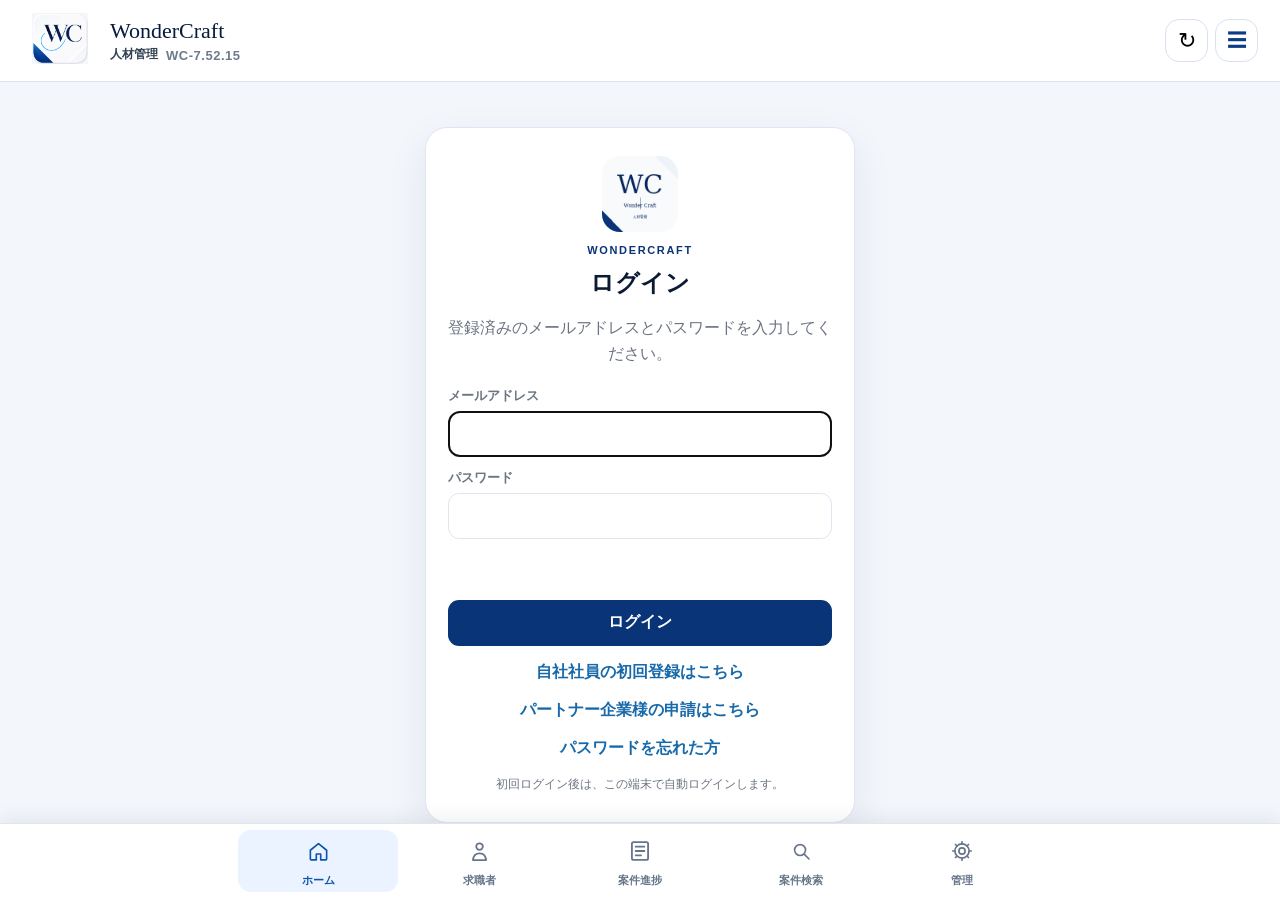
<file: index.html>
<!doctype html>
<html lang="ja">
<head>
  <meta charset="utf-8">
  <meta name="viewport" content="width=device-width, initial-scale=1, viewport-fit=cover">
  <meta name="theme-color" content="#0A3478">
  <meta name="apple-mobile-web-app-capable" content="yes">
  <meta name="apple-mobile-web-app-status-bar-style" content="default">
  <meta name="apple-mobile-web-app-title" content="WonderCraft">
  <title>WonderCraft 人材管理</title>
  <link rel="manifest" href="./manifest.json">
  <link rel="icon" href="./assets/icon-192.png">
  <link rel="apple-touch-icon" href="./assets/icon-192.png">
  <style>
:root{--navy:#0A3478;--blue:#1769AA;--bg:#F4F7FB;--card:#fff;--text:#17202A;--muted:#6B7480;--border:#DFE6EE;--danger:#B42318;--soft:#EAF2FB}
*{box-sizing:border-box}html,body{margin:0;min-height:100%;background:var(--bg);color:var(--text);font-family:-apple-system,BlinkMacSystemFont,"Segoe UI","Noto Sans JP",sans-serif}body{padding-bottom:82px}button,input,select,textarea{font:inherit}button{cursor:pointer}[hidden]{display:none!important}
.splash{position:fixed;inset:0;z-index:9999;display:grid;place-content:center;justify-items:center;background:linear-gradient(145deg,#fff,#eaf1f9);transition:.4s}.splash.hide{opacity:0;visibility:hidden}.splash img{width:145px;border-radius:30px;box-shadow:0 16px 42px #0a34782a}.splash h1{font-family:Georgia,serif;color:#08275e;letter-spacing:.08em;margin:18px 0 5px}.splash p{color:#41618c;margin:0}
.topbar{position:sticky;top:0;z-index:20;display:flex;justify-content:space-between;align-items:center;padding:calc(10px + env(safe-area-inset-top)) 14px 10px;background:#fffffff2;border-bottom:1px solid var(--border);backdrop-filter:blur(15px)}.brand{display:flex;gap:10px;align-items:center}.brand img{width:46px;border-radius:12px}.brand small,.brand strong{display:block}.brand small{color:var(--navy);font-weight:800}.brand strong{font-size:21px}.icon-btn{width:43px;height:43px;border:1px solid var(--border);border-radius:12px;background:#fff;font-size:22px}
main{max-width:860px;margin:auto;padding:14px}.setup-panel{max-width:560px;margin:30px auto;padding:22px;background:#fff;border:1px solid var(--border);border-radius:20px}.setup-panel p{color:var(--muted);line-height:1.7}
input,select,textarea{width:100%;min-height:46px;padding:10px 12px;border:1px solid var(--border);border-radius:11px;background:#fff;color:var(--text)}textarea{min-height:105px;resize:vertical}.primary,.secondary{min-height:46px;padding:10px 16px;border-radius:11px;font-weight:800}.primary{border:0;color:#fff;background:var(--navy)}.secondary{border:1px solid var(--border);background:#fff}.setup-panel .primary{width:100%;margin-top:16px}
.home-dashboard{margin-bottom:14px}.dashboard{display:grid;grid-template-columns:repeat(2,1fr);gap:9px}.dashboard article{padding:15px;border:1px solid var(--border);border-radius:16px;background:#fff}.dashboard span{display:block;color:var(--muted);font-size:13px}.dashboard strong{display:block;margin-top:7px;color:var(--navy);font-size:28px}
.home-header{margin:4px 0 12px;padding:19px 18px;border-radius:20px;color:#fff;background:linear-gradient(135deg,#092c68,#1769aa);box-shadow:0 12px 30px #0a347826}.home-header h1{margin:2px 0 6px;font-size:25px}.home-header p{margin:0;opacity:.88;font-size:14px}.home-header .eyebrow{font-size:11px;font-weight:900;letter-spacing:.16em;opacity:.75}.list-header{margin:5px 0 10px}.list-header h1{margin:0;font-size:24px}.list-header p{margin:5px 0 0;color:var(--muted);font-size:14px}
.filters{display:grid;gap:8px;margin-top:12px}.status{min-height:28px;padding:5px 2px;color:var(--muted);font-size:14px}.cards{display:grid;gap:10px}.card{padding:15px;border:1px solid var(--border);border-radius:17px;background:#fff;box-shadow:0 5px 16px #1e37550a}.card.clickable{cursor:pointer}.card h3{margin:0 0 10px;font-size:19px}.badge{display:inline-block;margin:0 5px 6px 0;padding:4px 8px;border-radius:999px;color:var(--navy);background:var(--soft);font-size:12px;font-weight:800}.details{display:grid;grid-template-columns:7em 1fr;gap:5px 8px;font-size:14px;line-height:1.55}.label{color:var(--muted)}.remarks{margin-top:10px;padding-top:10px;border-top:1px solid var(--border);font-size:13px;white-space:pre-wrap;overflow-wrap:anywhere}.hint{margin-top:9px;color:var(--blue);font-size:13px;font-weight:800}
.interview-card{display:grid!important;grid-template-columns:190px minmax(0,1fr)!important;gap:14px;padding:0;overflow:hidden}.interview-time{display:flex;flex-direction:column;align-items:center;justify-content:center;min-height:152px;padding:14px 8px;color:#fff;background:linear-gradient(160deg,#0a3478,#1769aa)}.interview-time strong{font-size:22px;letter-spacing:.02em}.interview-time span{margin-top:5px;font-size:11px;font-weight:800;opacity:.8}.interview-body{padding:15px 15px 15px 0}.interview-body h3{font-size:20px}.interview-details{grid-template-columns:6.5em 1fr;margin-top:4px}
.loading,.empty,.error{padding:28px 14px;text-align:center;border:1px solid var(--border);border-radius:16px;background:#fff}.error{color:var(--danger)}.message{min-height:24px;margin-top:10px;font-size:14px}.message.error{color:var(--danger)}.message.success{color:#067647}
.modal{position:fixed;inset:0;z-index:100}.backdrop{position:absolute;inset:0;background:#11182799}.modal-panel{position:absolute;left:0;right:0;bottom:0;max-height:93vh;overflow:auto;padding:16px;background:#fff;border-radius:20px 20px 0 0}.modal-panel>header{position:sticky;top:-16px;z-index:2;display:flex;justify-content:space-between;align-items:center;margin:-16px -16px 14px;padding:15px;background:#fff;border-bottom:1px solid var(--border)}.modal-panel header h2{margin:0}.modal-panel header button{width:40px;height:40px;border:1px solid var(--border);border-radius:11px;background:#fff;font-size:25px}.form-grid{display:grid;gap:11px}.form-grid label{display:grid;gap:5px;color:var(--muted);font-size:13px;font-weight:800}.modal-panel footer{position:sticky;bottom:-16px;display:grid;grid-template-columns:1fr 1fr;gap:7px;margin:14px -16px -16px;padding:12px 16px calc(14px + env(safe-area-inset-bottom));background:#fff;border-top:1px solid var(--border)}
.bottom-nav{position:fixed;left:0;right:0;bottom:0;z-index:30;display:grid;grid-template-columns:repeat(5,1fr);padding:6px 8px calc(6px + env(safe-area-inset-bottom));background:#fffffff2;border-top:1px solid var(--border);backdrop-filter:blur(15px)}.bottom-nav button{display:grid;place-items:center;gap:1px;min-height:52px;border:0;border-radius:11px;color:var(--muted);background:transparent;font-size:11px;font-weight:800}.bottom-nav button.active{color:var(--navy);background:var(--soft)}.nav-icon{font-size:21px;line-height:1}
@media(max-width:420px){.interview-card{grid-template-columns:132px minmax(0,1fr)!important}.interview-time strong{font-size:19px}.interview-body{padding-right:12px}.interview-details{grid-template-columns:6em 1fr;font-size:13px}}
@media(min-width:680px){.dashboard{grid-template-columns:repeat(4,1fr)}.filters{grid-template-columns:2fr 1fr 1fr 1fr 1fr}.form-grid{grid-template-columns:1fr 1fr}.modal-panel{top:4vh;bottom:auto;width:min(760px,94vw);margin:auto;border-radius:20px}.full{grid-column:1/-1}}

/* WC-6.2 バージョン表示 */
.title-row{display:flex;align-items:baseline;gap:10px}
.app-version{font-size:12px;font-weight:700;letter-spacing:.04em;color:#6b7280;white-space:nowrap}

/* WC-6.3 */
.check-group{margin:0;padding:10px 12px;border:1px solid var(--border);border-radius:11px}.check-group legend{padding:0 4px;color:var(--muted);font-size:13px;font-weight:800}.check-group>div{display:flex;flex-wrap:wrap;gap:8px 14px}.check-group label{display:flex!important;grid-auto-flow:column;justify-content:start;align-items:center;gap:6px!important;color:var(--text)!important}.check-group input{width:20px;min-height:20px;margin:0}.modal-panel footer #openSkillSheetBtn{grid-column:1/-1}


/* WC-6.4 認証 */
.top-actions{display:flex;align-items:center;gap:7px}.current-user{max-width:160px;overflow:hidden;text-overflow:ellipsis;white-space:nowrap;color:var(--muted);font-size:12px;font-weight:800}.logout-btn{width:auto;min-width:48px;padding:0 9px;font-size:12px;font-weight:800}
.login-panel{min-height:calc(100vh - 150px);display:grid;place-items:center;padding:12px}.login-card{width:min(430px,100%);padding:28px 22px;background:#fff;border:1px solid var(--border);border-radius:22px;box-shadow:0 14px 40px #16365d14}.login-card>img{display:block;width:76px;margin:0 auto 12px;border-radius:18px}.login-card h1{margin:2px 0 8px;text-align:center}.login-card>.eyebrow{text-align:center;color:var(--navy);font-size:11px;font-weight:900;letter-spacing:.15em}.login-help,.login-note{text-align:center;color:var(--muted);line-height:1.6}.login-card form{display:grid;gap:12px;margin-top:20px}.login-card label{display:grid;gap:6px;color:var(--muted);font-size:13px;font-weight:800}.login-card .primary{width:100%;margin-top:3px}.text-btn{display:block;margin:15px auto 0;border:0;background:transparent;color:var(--blue);font-weight:800}.login-note{margin:15px 0 0;font-size:12px}
@media(max-width:520px){.current-user{display:none!important}}

.partner-register-box{margin-top:12px;padding:14px;border:1px solid var(--line,#dfe5ec);border-radius:14px;background:#f8fafc}
.partner-register-box h3{margin:0 0 12px}
.partner-register-box label{display:block;margin:10px 0;font-weight:700}
.partner-register-box input{width:100%;margin-top:6px}
.partner-approval-panel{margin-bottom:16px}
.partner-request-card{display:flex;justify-content:space-between;gap:12px;align-items:center;padding:14px;border:1px solid var(--line,#dfe5ec);border-radius:14px;margin:10px 0;background:#fff}
.partner-request-main small{display:block;margin-top:5px;opacity:.7}
.partner-request-actions{display:flex;gap:8px;flex-wrap:wrap}
@media(max-width:640px){.partner-request-card{align-items:stretch;flex-direction:column}.partner-request-actions button{flex:1}}

.partner-register-box{margin-top:14px;padding:14px;border:1px solid var(--line,#dfe5ec);border-radius:14px;background:#f8fafc}
.partner-register-box h3{margin:0 0 10px}
.partner-register-box label{display:block;margin:10px 0;font-weight:700}
.partner-register-box input{width:100%;margin-top:6px}
.approval-area{display:grid;grid-template-columns:1fr 1fr;gap:16px;margin-bottom:18px}
.approval-panel{background:#fff;border:1px solid var(--line,#dfe5ec);border-radius:18px;padding:16px}
.approval-head{display:flex;justify-content:space-between;gap:12px;align-items:center}
.approval-head h2{margin:2px 0 0;font-size:19px}
.partner-request-card{display:flex;justify-content:space-between;gap:12px;align-items:center;padding:13px;border:1px solid var(--line,#dfe5ec);border-radius:14px;margin-top:10px}
.partner-request-main small{display:block;margin-top:5px;opacity:.65}
.partner-request-actions,.partner-card-actions{display:flex;gap:8px;flex-wrap:wrap;margin-top:12px}
.partner-portal{padding-bottom:20px}
.partner-hero{display:flex;align-items:center;justify-content:space-between;gap:12px;margin-bottom:14px}
.partner-hero h1{margin:2px 0 4px}
.partner-search{margin-bottom:12px}
.partner-search input{width:100%}
.partner-tabs{display:flex;gap:8px;margin:12px 0}
.partner-tabs button{flex:1;border-radius:12px;padding:11px;border:1px solid var(--line,#dfe5ec);background:#fff;font-weight:800}
.partner-tabs button.active{background:#0A3478;color:#fff}
.partner-candidate-card .card-head{display:flex;justify-content:space-between;align-items:flex-start}
.partner-candidate-card h3{margin:0 0 6px}
.link-button{display:inline-flex;text-decoration:none;align-items:center;justify-content:center}
body[data-role="partner"] .topbar .brand strong{font-size:0}
body[data-role="partner"] .topbar .brand strong:after{content:"Partner Portal";font-size:16px}
@media(max-width:800px){.approval-area{grid-template-columns:1fr}.partner-hero{align-items:flex-start;flex-direction:column}.partner-request-card{align-items:stretch;flex-direction:column}.partner-request-actions button{flex:1}}


.matching-section{padding-bottom:12px}.matching-hero{margin:4px 0 14px;padding:20px;border-radius:20px;color:#fff;background:linear-gradient(135deg,#092c68,#1769aa)}.matching-hero h1{margin:2px 0 7px}.matching-hero p{margin:0;opacity:.9;line-height:1.6}.matching-controls{display:grid;gap:10px;padding:15px;border:1px solid var(--border);border-radius:17px;background:#fff;margin-bottom:12px}.matching-controls label{display:grid;gap:6px;color:var(--muted);font-size:13px;font-weight:800}.matching-summary{margin:10px 0;color:var(--muted);font-size:14px}.match-card{position:relative}.match-score{position:absolute;right:14px;top:14px;display:grid;place-items:center;width:64px;height:64px;border-radius:50%;background:var(--soft);color:var(--navy);font-weight:900;font-size:17px}.match-card h3{padding-right:72px}.match-reasons{display:flex;flex-wrap:wrap;gap:6px;margin-top:10px}.match-reason{padding:5px 8px;border-radius:999px;background:#ecfdf3;color:#067647;font-size:12px;font-weight:800}.match-caution{padding:5px 8px;border-radius:999px;background:#fff4ed;color:#b54708;font-size:12px;font-weight:800}


.matching-mode-tabs{display:grid;grid-template-columns:1fr 1fr;gap:8px;margin:0 0 12px}
.matching-mode-tabs button{border:1px solid var(--border);background:#fff;padding:12px;border-radius:13px;font-weight:900;color:var(--muted)}
.matching-mode-tabs button.active{background:var(--navy);color:#fff;border-color:var(--navy)}
#matchingJobLabel{gap:8px}
#matchingJobSearch{width:100%;padding:12px 13px;border:1px solid var(--border);border-radius:12px;font:inherit}
.match-grade{display:inline-flex;align-items:center;justify-content:center;min-width:32px;height:32px;border-radius:9px;background:var(--navy);color:#fff;font-weight:900;margin-right:6px}
.match-meta{display:flex;gap:6px;flex-wrap:wrap;margin:6px 0 10px}


.matching-summary{line-height:1.7}
.match-filter-note{font-size:12px;color:var(--muted);margin-top:4px}



/* WC-7.24 Center WC Loader - inline for guaranteed loading */
.wc-loading-overlay{
  position:fixed;
  inset:0;
  z-index:99999;
  display:grid;
  place-items:center;
  background:rgba(248,250,252,.92);
  backdrop-filter:blur(2px);
  -webkit-backdrop-filter:blur(2px);
}
.wc-loading-overlay[hidden]{display:none!important}
.wc-loading-box{
  display:grid;
  place-items:center;
  gap:14px;
  padding:22px 26px;
  min-width:150px;
}
.wc-loading-logo{
  width:60px;
  height:60px;
  border-radius:50%;
  background:#fff;
  display:flex;
  align-items:center;
  justify-content:center;
  position:relative;
  box-shadow:0 8px 24px rgba(15,23,42,.14),inset 0 0 0 1px rgba(15,23,42,.08);
  font-family:-apple-system,BlinkMacSystemFont,"Segoe UI",sans-serif;
  font-weight:900;
  font-size:25px;
  letter-spacing:-3px;
  animation:wcWholeLogoSpin .9s linear infinite;
  will-change:transform;
}
.wc-loading-logo::before{
  content:"";
  position:absolute;
  inset:-3px;
  border-radius:50%;
  border:3px solid transparent;
  border-top-color:#111;
  border-left-color:#111;
  border-right-color:#2563eb;
  border-bottom-color:#2563eb;
}
.wc-loading-w{color:#111;transform:translateX(1px)}
.wc-loading-c{color:#2563eb;transform:translateX(-1px)}
.wc-loading-text{
  color:#334155;
  font-size:14px;
  font-weight:800;
  letter-spacing:.02em;
}
@keyframes wcWholeLogoSpin{
  from{transform:rotate(0deg)}
  to{transform:rotate(360deg)}
}


.job-check-row{
  display:flex!important;
  flex-direction:row!important;
  align-items:center;
  gap:10px;
  padding:10px 0;
}
.job-check-row input{
  width:20px;
  height:20px;
  margin:0;
}
.job-venue-filter{margin:0;padding:12px;border:1px solid var(--border);border-radius:12px}
.job-venue-filter legend{padding:0 5px;font-size:14px;font-weight:800;color:var(--navy)}
.job-venue-options{display:flex;flex-wrap:wrap;gap:8px}
.job-venue-options label{display:inline-flex!important;align-items:center;gap:7px;padding:8px 11px;border:1px solid #cbd7e6;border-radius:10px;background:#fff;color:var(--text);font-size:14px;font-weight:700;cursor:pointer}
.job-venue-options label:has(input:checked){border-color:var(--blue);background:var(--soft);color:var(--navy)}
.job-venue-options input{width:19px;height:19px;min-height:19px;margin:0;accent-color:var(--blue)}
.job-venue-filter small{display:block;margin-top:8px;color:var(--muted);font-size:12px;line-height:1.5}
.home-notice-only{
  padding-top:0!important;
}


.brand img,
.brand-logo,
.header-logo{
  width:72px!important;
  height:52px!important;
  object-fit:contain!important;
  object-position:center!important;
  border-radius:0!important;
  box-shadow:none!important;
  background:transparent!important;
}
.user-menu-trigger{
  display:flex!important;
  align-items:center!important;
  gap:8px!important;
  min-height:48px!important;
  padding:0 16px!important;
  border:1px solid #d8e1ee!important;
  border-radius:16px!important;
  background:#fff!important;
  color:#152238!important;
  font:inherit!important;
  font-weight:700!important;
  box-shadow:0 4px 14px rgba(31,65,114,.06)!important;
}
.user-menu-trigger:hover{
  border-color:#a9c3ea!important;
  background:#f8fbff!important;
}
.user-avatar{
  color:#0f62d6!important;
  font-size:0!important;
}
.user-avatar::before{
  content:"♙";
  font-size:20px;
}
.job-search-mode-tabs{
  display:grid;
  grid-template-columns:1fr 1fr;
  gap:10px;
  margin:0 0 18px;
}
.job-search-mode-tabs button{
  min-height:48px;
  border:1px solid #d8e1ee;
  border-radius:14px;
  background:#fff;
  font-weight:800;
  color:#637084;
}
.job-search-mode-tabs button.active{
  background:#0f4aa8;
  color:#fff;
  border-color:#0f4aa8;
}
.spot-only-filter[hidden],
.long-only-filter[hidden]{
  display:none!important;
}
.job-result-note{
  color:#637084;
  font-size:14px;
}

.telecom-only-filter[hidden]{display:none!important}
.job-history-notice{margin:0 0 12px;padding:12px 14px;border:1px solid #f0c36a;border-radius:13px;background:#fff8e8;color:#7a4b00;font-size:13px;line-height:1.65;font-weight:700}
.job-search-diagnostic{margin:0 0 14px;padding:12px 14px;border:1px solid #cfe0f5;border-radius:13px;background:#f5f9ff;color:#173b70;line-height:1.65}
.job-search-diagnostic strong{display:block;font-size:14px}
.job-search-diagnostic small{display:block;margin-top:4px;color:#637084;font-size:12px}
.interview-time{min-width:0!important;width:auto!important;max-width:none!important}
.interview-body{min-width:0}
.interview-details{grid-template-columns:7.5em minmax(0,1fr)!important}
.interview-details .label{white-space:nowrap}
@media(max-width:520px){
  .interview-details{grid-template-columns:6.8em minmax(0,1fr)!important;font-size:13px}
  .interview-time strong{font-size:18px!important}
}
.job-commute-ok{font-weight:800;color:#067647}
.job-commute-over{font-weight:800;color:#b54708}
.job-commute-pending{font-weight:800;color:#667085}
.job-search-diagnostic .wc-authoritative-note{font-weight:700}
.job-search-diagnostic small{line-height:1.6}

.spot-job-result-card{
  display:block!important;
  padding:0!important;
  overflow:hidden!important;
}
.spot-job-result-card .spot-job-card-main{
  padding:20px 22px!important;
  margin:0!important;
  min-width:0!important;
}
.spot-job-result-card .job-card-title-row{
  display:flex!important;
  align-items:center!important;
  gap:12px!important;
  flex-wrap:wrap!important;
  margin-bottom:16px!important;
}
.spot-job-result-card .job-card-title-row h3{
  margin:0!important;
  min-width:0!important;
  overflow-wrap:anywhere!important;
}
.spot-job-info-grid{
  display:grid;
  grid-template-columns:repeat(4,minmax(0,1fr));
  gap:10px;
  margin:0 0 14px;
}
.spot-job-info-item{
  min-width:0;
  padding:12px 14px;
  border:1px solid #e4e7ec;
  border-radius:12px;
  background:#f9fafb;
}
.spot-job-label{
  display:block;
  margin-bottom:5px;
  color:#667085;
  font-size:12px;
  font-weight:700;
}
.spot-job-info-item strong{
  display:block;
  color:#101828;
  font-size:14px;
  line-height:1.5;
  overflow-wrap:anywhere;
}
.spot-job-card-sub{
  display:flex!important;
  gap:8px!important;
  flex-wrap:wrap!important;
  align-items:center!important;
}
.spot-job-result-card .job-card-details{
  margin:0!important;
  border-top:1px solid #eaecf0;
  padding:0 22px 16px!important;
}
.spot-job-result-card .job-card-details summary{
  padding-top:14px!important;
}
@media(max-width:900px){
  .spot-job-info-grid{grid-template-columns:repeat(2,minmax(0,1fr))}
}
@media(max-width:560px){
  .spot-job-info-grid{grid-template-columns:1fr}
  .spot-job-result-card .spot-job-card-main{padding:16px!important}
  .spot-job-result-card .job-card-details{padding:0 16px 14px!important}
}


/* WC-7.51.6 案件検索：PC横長画面でも中央配置 */
#jobSearchSection{
  width:min(1480px,calc(100% - 48px))!important;
  max-width:1480px!important;
  margin-left:auto!important;
  margin-right:auto!important;
}
#jobSearchSection .job-search-layout,
#jobSearchSection .matching-hero,
#jobSearchSection .job-search-mode-tabs{
  width:100%!important;
  margin-left:auto!important;
  margin-right:auto!important;
  box-sizing:border-box!important;
}
@media(max-width:760px){
  #jobSearchSection{width:calc(100% - 24px)!important;}
}

</style>
  <link rel="stylesheet" href="./style.css?v=7.52.6-beginner-strict">
  <style>
/* 勤務先タイプは検索条件の横幅を使い、狭い列への圧縮を防ぐ。 */
#jobSearchSection .job-filter-panel .job-venue-filter{
  grid-column:1 / -1 !important;
  min-width:0 !important;
  width:100% !important;
  box-sizing:border-box !important;
  display:block !important;
  margin:0 !important;
  padding:12px 14px !important;
  border:1px solid var(--border) !important;
  border-radius:12px !important;
}
#jobSearchSection .job-venue-title{
  display:block;
  margin:0 0 9px;
  color:var(--navy);
  font-size:14px;
  line-height:1.5;
  font-weight:800;
}
#jobSearchSection .job-venue-options{
  display:flex !important;
  flex-direction:row !important;
  flex-wrap:wrap !important;
  align-items:center !important;
  gap:8px !important;
}
#jobSearchSection .job-venue-options label{
  display:inline-flex !important;
  flex:0 0 auto !important;
  width:auto !important;
  min-width:0 !important;
  grid-column:auto !important;
  grid-template-columns:none !important;
  align-items:center !important;
  white-space:nowrap;
}
#jobSearchSection .job-venue-options input{
  display:inline-block !important;
  flex:0 0 19px !important;
  width:19px !important;
  height:19px !important;
  min-height:19px !important;
  padding:0 !important;
  margin:0 !important;
}
#jobSearchSection .job-venue-filter small{
  display:block;
  margin-top:9px;
  line-height:1.5;
}
  /* WC-7.52.15 長い単価・案件名でもカード幅を越えない */
  #jobSearchSection .job-card-meta{min-width:0;flex-wrap:wrap;}
  #jobSearchSection .job-card-meta > span{max-width:100%;min-width:0;white-space:normal;overflow-wrap:anywhere;}
  #jobSearchSection .job-card-title-row h3{min-width:0;overflow-wrap:anywhere;}
  #jobSearchSection .spot-job-result-card .spot-job-price{min-width:0;max-width:100%;white-space:normal;overflow-wrap:anywhere;}
  </style>

  <style>
/* PCの下部バーは画面下端に固定し、5ボタンだけを中央に配置する。 */
@media(min-width:900px){
  .bottom-nav.five-nav{
    position:fixed !important;
    left:0 !important;
    right:0 !important;
    bottom:0 !important;
    width:100% !important;
    max-width:none !important;
    margin:0 !important;
    transform:none !important;
    display:grid !important;
    grid-template-columns:repeat(5,minmax(0,160px)) !important;
    justify-content:center !important;
    padding:6px 12px 8px !important;
    border:0 !important;
    border-top:1px solid var(--border) !important;
    border-radius:0 !important;
    box-shadow:0 -4px 18px #102a4914 !important;
  }
  .bottom-nav.five-nav button{
    min-width:0;
    min-height:62px;
  }
}
  </style>
  <style>
/* 関連する通勤条件を一組にし、PCでも上から順に読める配置にする。 */
#jobSearchSection .job-filter-panel .job-commute-group{
  grid-column:span 4 !important;
  display:grid !important;
  grid-template-columns:minmax(0,1.2fr) minmax(0,.8fr) !important;
  gap:14px !important;
  min-width:0 !important;
  width:100% !important;
  align-items:stretch !important;
}
#jobSearchSection .job-commute-group > label{
  min-width:0 !important;
  width:100% !important;
  margin:0 !important;
}
#jobSearchSection .job-filter-panel > .job-check-row{
  display:flex !important;
  flex-direction:row !important;
  align-items:center !important;
  align-self:end !important;
  gap:12px !important;
  min-width:0 !important;
  min-height:70px !important;
  padding:12px 16px !important;
}
#jobSearchSection .job-filter-panel > .job-check-row input{
  display:block !important;
  width:20px !important;
  height:20px !important;
  min-height:20px !important;
  flex:0 0 20px !important;
  margin:0 !important;
}
#jobSearchSection .job-filter-panel > .job-check-row span{
  display:inline !important;
  width:auto !important;
  min-width:0 !important;
}
#jobSearchSection .job-filter-panel > label:has(#jobKeywordFilter){
  grid-column:1 / -1 !important;
}
@media(max-width:899px){
  #jobSearchSection .job-filter-panel .job-commute-group{
    grid-column:1 / -1 !important;
    grid-template-columns:1fr !important;
  }
}
  </style>

  <style>
#jobSearchSection .job-filter-panel{
  display:grid !important;
  grid-template-columns:repeat(6,minmax(0,1fr)) !important;
  gap:18px !important;
  align-items:start !important;
}
#jobSearchSection .job-filter-panel > label,
#jobSearchSection .job-filter-panel > .job-pay-filter,
#jobSearchSection .job-filter-panel > .spot-only-filter{
  grid-column:span 2 !important;
  min-width:0 !important;
  width:100% !important;
  margin:0 !important;
}
#jobSearchSection .job-filter-title,
#jobSearchSection .job-venue-filter,
#jobSearchSection .job-filter-panel > label:has(#jobKeywordFilter),
#jobSearchSection #runJobSearchBtn{grid-column:1 / -1 !important;}
#jobSearchSection .job-commute-group > label{
  grid-column:auto !important;
  align-self:start !important;
}
#jobSearchSection .job-filter-panel > .job-pay-filter{align-self:start !important;}
#jobSearchSection .job-commute-group small{overflow-wrap:anywhere;white-space:normal;}
#jobSearchSection .job-result-card:has(> .wc-ranking-box){
  display:grid !important;
  grid-template-columns:280px minmax(0,1fr) !important;
  gap:18px !important;
  align-items:start !important;
}
#jobSearchSection .job-result-card > .wc-ranking-box{
  grid-column:1 !important;
  min-width:0 !important;
  width:100% !important;
  margin:0 !important;
}
#jobSearchSection .job-result-card > .job-card-main{
  grid-column:2 !important;
  min-width:0 !important;
}
#jobSearchSection .job-result-card > .job-card-details{grid-column:1 / -1 !important;}
#jobSearchSection .wc-ranking-box span{min-width:0;overflow-wrap:anywhere;}
#jobSearchSection .wc-ranking-box strong{white-space:nowrap;}
@media(max-width:899px){
  #jobSearchSection .job-filter-panel{grid-template-columns:repeat(2,minmax(0,1fr)) !important;}
  #jobSearchSection .job-filter-panel .job-commute-group{grid-column:1 / -1 !important;grid-template-columns:1fr !important;}
  #jobSearchSection .job-result-card:has(> .wc-ranking-box){grid-template-columns:minmax(0,1fr) !important;}
  #jobSearchSection .job-result-card > .job-card-main{grid-column:1 !important;}
}
  </style>
</head>
<body>
  <div id="splash" class="splash" aria-hidden="true">
    <img src="./assets/header-logo.png" alt="WonderCraft">
    <h1>Wonder Craft</h1>
    <p>人材管理システム</p>
  </div>

  <header class="topbar">
    <div class="brand wc-brand" aria-label="WonderCraft 人材管理">
      <img class="wc-company-logo" src="./assets/header-logo.png" alt="WonderCraft">
      <div class="wc-brand-copy">
        <strong class="wc-brand-name">WonderCraft</strong>
        <div class="wc-brand-sub"><span>人材管理</span><span id="appVersion" class="app-version">WC-7.52.15</span></div>
      </div>
    </div>
    <div class="top-actions">
      <button id="userMenuBtn" class="user-menu-trigger" type="button" hidden><span class="user-avatar">●</span><span id="currentUserName" class="current-user"></span><span class="user-menu-chevron">⌄</span></button>
      <button id="reloadBtn" class="icon-btn" type="button" aria-label="再読み込み">↻</button>
      <button id="menuBtn" class="icon-btn menu-trigger" type="button" aria-label="メニューを開く">☰</button>
    </div>
    <aside id="accountMenu" class="account-menu" hidden>
      <header><div class="menu-avatar">●</div><div><strong id="menuUserName">WonderCraft</strong><small id="menuUserEmail"></small></div><button id="closeMenuBtn" type="button" aria-label="閉じる">×</button></header>
      <nav>
        <button type="button" data-view="home">⌂ <span>ホーム</span></button>
        <button type="button" data-view="jobsearch"><span class="menu-line-icon"><svg viewBox="0 0 24 24" aria-hidden="true"><circle cx="10.5" cy="10.5" r="5.7"/><path d="m14.8 14.8 5 5"/></svg></span><span>案件検索（希望条件から探す）</span></button>
        <button type="button" data-view="candidates">♙ <span>求職者</span></button>
        <button type="button" data-view="progress">▣ <span>案件進捗</span></button>
        <div class="menu-divider"></div>
        <div id="managementMenuGroup" class="management-menu-group">
          <p>⚙ 管理メニュー</p>
          <button type="button" data-view="management" data-management-target="skill">スキルシート申請</button>
          <button type="button" data-view="management" data-management-target="partner">登録申請の承認</button>
          <button id="menuUsersBtn" type="button" data-view="management" data-management-target="users">ユーザー管理</button>
        </div>
        <div class="menu-divider"></div>
        <button id="menuLogoutBtn" class="menu-logout" type="button">↪ <span>ログアウト</span></button>
      </nav>
    </aside>
  </header>

  <main>

    <section id="loginPanel" class="login-panel" hidden>
      <div class="login-card">
        <img src="./assets/icon-192.png" alt="WonderCraft">
        <p class="eyebrow">WONDERCRAFT</p>
        <h1>ログイン</h1>
        <p class="login-help">登録済みのメールアドレスとパスワードを入力してください。</p>
        <form id="loginForm">
          <label>メールアドレス<input id="loginEmail" type="email" inputmode="email" autocomplete="username" required></label>
          <label>パスワード<input id="loginPassword" type="password" autocomplete="current-password" required></label>
          <div id="loginMessage" class="message" aria-live="polite"></div>
          <button id="loginBtn" class="primary" type="submit">ログイン</button>
        </form>
        
        <button id="showEmployeeRegisterBtn" class="text-btn" type="button">自社社員の初回登録はこちら</button>
        <div id="employeeRegisterBox" class="partner-register-box" hidden>
          <h3>自社社員 初回登録</h3>
          <p class="login-help">登録申請後、管理者の承認が完了するとログインできます。</p>
          <label>氏名<input id="employeeRegName" autocomplete="name"></label>
          <label>メールアドレス<input id="employeeRegEmail" type="email" autocomplete="email"></label>
          <label>パスワード<input id="employeeRegPassword" type="password" minlength="8" autocomplete="new-password"></label>
          <button id="employeeRegisterBtn" class="primary" type="button">社員登録を申請</button>
          <div id="employeeRegisterMessage" class="message" aria-live="polite"></div>
        </div>

        <button id="showPartnerRegisterBtn" class="text-btn" type="button">パートナー企業様の申請はこちら</button>
        <div id="partnerRegisterBox" class="partner-register-box" hidden>
          <h3>パートナー企業 登録申請</h3>
          <label>会社名<input id="regCompany" autocomplete="organization"></label>
          <label>担当者名<input id="regPerson" autocomplete="name"></label>
          <label>メールアドレス<input id="regEmail" type="email" autocomplete="email"></label>
          <label>パスワード<input id="regPassword" type="password" minlength="8" autocomplete="new-password"></label>
          <button id="partnerRegisterBtn" class="primary" type="button">登録申請する</button>
          <div id="partnerRegisterMessage" class="message" aria-live="polite"></div>
        </div>

        <button id="forgotPasswordBtn" class="text-btn" type="button">パスワードを忘れた方</button>
        <p class="login-note">初回ログイン後は、この端末で自動ログインします。</p>
      </div>
    </section>
    <section id="systemPanel" class="setup-panel" aria-live="polite" hidden>
      <h2 id="systemTitle">接続確認中</h2>
      <p id="systemMessage">システムへ接続しています。</p>
      <button id="systemRetryBtn" class="primary" type="button" hidden>再試行</button>
    </section>

    <section id="appPanel" hidden>
      <section id="partnerPortal" class="partner-portal" hidden>
        <section class="partner-hero">
          <div><p class="eyebrow">PARTNER PORTAL</p><h1>人材を探す</h1><p>候補者を確認し、必要なスキルシートを申請できます。</p></div>
          <button id="reloadPartnerPortalBtn" class="secondary" type="button">更新</button>
        </section>
        <section class="partner-search"><input id="partnerSearchInput" type="search" placeholder="名前・地域・駅・経験で検索"></section>
        <section>
          <div class="partner-tabs">
            <button id="partnerCandidatesTab" class="active" type="button">求職者</button>
            <button id="partnerRequestsTab" type="button">申請履歴</button>
          </div>
          <div id="partnerCandidatesView">
            <div id="partnerCandidatesList" class="cards"></div>
          </div>
          <div id="partnerRequestsView" hidden>
            <div id="mySkillRequestsList" class="cards"></div>
          </div>
        </section>
      </section>

      
      <section id="matchingSection" class="matching-section" hidden>
        <section class="matching-hero">
          <p class="eyebrow">SMART MATCHING</p>
          <h1>案件マッチング</h1>
          <p>求職者を選択し、条件に合う案件をおすすめ順に確認できます。</p>
        </section>
        <section class="matching-controls">
          <label class="matching-candidate-autocomplete">求職者を選択
            <div class="matching-candidate-input-wrap">
              <input id="matchingCandidateSearch" type="search" placeholder="名前・都道府県・駅・経験を入力" autocomplete="off" role="combobox" aria-expanded="false" aria-controls="matchingCandidateSuggestions">
              <input id="matchingCandidateSelect" type="hidden" value="">
              <div id="matchingCandidateSuggestions" class="matching-candidate-suggestions" role="listbox" hidden></div>
            </div>
          </label>
          <button id="runMatchingBtn" class="primary" type="button">おすすめ案件を探す</button>
        </section>
        <div id="matchingSummary" class="matching-summary"></div>
        <section id="matchingResults" class="cards"></section>
      </section>

      <section id="jobSearchSection" class="job-search-section" hidden>
        <section class="matching-hero job-search-hero">
          <p class="eyebrow">JOB SEARCH</p>
          <div class="job-hero-title"><span class="job-hero-icon"><svg viewBox="0 0 24 24" aria-hidden="true"><circle cx="10.5" cy="10.5" r="5.7"/><path d="m14.8 14.8 5 5"/></svg></span><h1>案件検索</h1></div>
          <p>基本は常勤案件を検索します。必要なときだけスポット案件へ切り替えられます。</p>
        </section>
        <div class="job-search-mode-tabs">
          <button id="jobModeLongBtn" class="active" type="button">常勤案件</button>
          <button id="jobModeSpotBtn" type="button">スポット案件</button>
        </div>
        <div class="job-search-layout">
          <aside class="job-filter-panel">
            <div class="job-filter-title"><div><h2>希望条件</h2><p>必要な条件だけ設定して検索してください。</p></div><button id="resetJobSearchBtn" class="secondary" type="button">条件をリセット</button></div>
            <label>エリア
              <select id="jobRegionFilter">
                <option value="">すべて</option>
                <option value="北海道">北海道</option>
                <option value="東北">東北</option>
                <option value="関東">関東</option>
                <option value="甲信越">甲信越</option>
                <option value="北陸">北陸</option>
                <option value="東海">東海</option>
                <option value="関西">関西</option>
                <option value="中国">中国</option>
                <option value="四国">四国</option>
                <option value="九州">九州</option>
                <option value="沖縄">沖縄</option>
              </select>
            </label>
            <label>都道府県・全域
              <select id="jobAreaFilter">
                <option value="">エリアを選択してください</option>
              </select>
            </label>
            <label>職種
              <select id="jobCategoryFilter">
                <option value="">すべて</option>
                <option value="communication">通信</option>
                <option value="call">コール</option>
                <option value="office">事務</option>
              </select>
            </label>
            <div class="job-venue-filter" role="group" aria-labelledby="jobVenueTitle">
              <strong id="jobVenueTitle" class="job-venue-title">勤務先タイプ（複数選択可）</strong>
              <div class="job-venue-options">
                <label><input id="jobVenueRetail" type="checkbox" value="retail">量販店</label>
                <label><input id="jobVenueShop" type="checkbox" value="shop">ショップ</label>
                <label><input id="jobVenueEvent" type="checkbox" value="event">イベント</label>
              </div>
              <small>未選択ならすべて表示。選んだら「この条件で検索する」を押してください。</small>
            </div>
            <label>リモート案件
              <select id="jobRemoteFilter">
                <option value="exclude" selected>リモート含まない</option>
                <option value="include">リモート含む</option>
                <option value="only">リモートのみ</option>
              </select>
            </label>
            <label>休日
              <select id="jobHolidayFilter">
                <option value="">指定なし</option>
                <option value="weekend">土日休み</option>
                <option value="weekend_holiday">土日祝休み</option>
              </select>
            </label>
            <label class="job-check-row">
              <input id="jobTravelFilter" type="checkbox">
              <span>出張あり案件も表示する</span>
            </label>
            <div class="job-commute-group">
            <label class="job-origin-station-field">起点駅
              <div class="station-autocomplete">
                <input id="jobOriginStation" type="search" inputmode="search"
                  placeholder="例：名古屋駅" autocomplete="off"
                  aria-autocomplete="list" aria-controls="jobOriginStationCandidates">
                <div id="jobOriginStationCandidates" class="station-candidates"
                  role="listbox" hidden></div>
              </div>
              <small id="jobOriginStationMessage">駅名を入力し、都道府県・住所を確認して候補から選択してください。</small>
            </label>
            <label class="job-commute-range-field">
              <span><strong id="jobOriginStationLabel">起点駅</strong>から片道 <strong id="jobDistanceValue">指定なし</strong></span>
              <input id="jobDistanceRange" type="range" min="10" max="120" step="10" value="60">
            </label>
            </div>
            <div class="job-pay-filter">
              <div class="job-pay-heading">
                <span>希望単価</span>
                <div class="job-pay-unit-tabs" role="group" aria-label="単価表示">
                  <button id="jobPayDailyBtn" class="active" type="button">日当</button>
                  <button id="jobPayHourlyBtn" type="button">時給</button>
                </div>
              </div>
              <strong id="jobPayValue">指定なし</strong>
              <div class="dual-range">
                <input id="jobPayMin" type="range" min="10000" max="50000" step="1000" value="10000">
                <input id="jobPayMax" type="range" min="10000" max="50000" step="1000" value="50000">
              </div>
            </div>
            <div class="spot-only-filter" hidden>
              <label>実施日・開始日（自）
                <input id="jobSpotDateFrom" type="date">
              </label>
            </div>
            <div class="spot-only-filter" hidden>
              <label>実施日・開始日（至）
                <input id="jobSpotDateTo" type="date">
              </label>
            </div>
            <label class="telecom-only-filter">キャリア<select id="jobCareerFilter"><option value="">すべて</option><option>docomo</option><option>SB</option><option>au</option><option>楽天</option><option>その他</option></select></label>
            <label>提案元会社<select id="jobCompanyFilter"><option value="">すべて</option></select></label>
            <label class="telecom-only-filter">経験条件<select id="jobBeginnerFilter"><option value="">指定なし</option><option value="可">未経験可</option><option value="不可">経験者のみ</option></select></label>
            <label>キーワード<input id="jobKeywordFilter" type="search" placeholder="案件名・店舗・備考など"></label>
            <button id="runJobSearchBtn" class="primary" type="button"><span class="job-search-button-icon"><svg viewBox="0 0 24 24" aria-hidden="true"><circle cx="10.5" cy="10.5" r="5.7"/><path d="m14.8 14.8 5 5"/></svg></span><span>この条件で検索する</span></button>
          </aside>
          <section class="job-result-panel">
            <div class="job-result-head"><div><div><span class="job-section-kicker">SEARCH RESULTS</span><h2>検索結果</h2></div><p id="jobResultModeNote" class="job-result-note">スポット案件は表示していません。</p></div><span id="jobResultCount" class="result-count">0件</span></div>
            <div class="job-result-tools"><label>並び替え<select id="jobSort"><option value="new">更新日が新しい順</option><option value="payHigh">単価が高い順</option><option value="name">案件名順</option></select></label></div>
            <div id="jobSearchResults" class="job-search-results"></div>
          </section>
        </div>
      </section>

      <section id="managementSection" class="management-section" hidden>
        <section class="matching-hero"><p class="eyebrow">MANAGEMENT</p><h1>管理メニュー</h1><p id="managementDescription">各種申請とユーザーを管理できます。</p></section>

      
      <section id="internalApprovalArea" class="approval-area" hidden>
        <section class="approval-panel" id="employeeRequestsPanel" hidden>
          <div class="approval-head"><div><p class="eyebrow">EMPLOYEE APPROVAL</p><h2>社員 登録申請</h2></div><button id="reloadEmployeeRequestsBtn" class="secondary" type="button">更新</button></div>
          <div id="employeeRequestsList"></div>
        </section>
        <section class="approval-panel" id="userManagementPanel" hidden>
          <div class="approval-head"><div><p class="eyebrow">USER MANAGEMENT</p><h2>ユーザー管理</h2></div><button id="reloadUsersBtn" class="secondary" type="button">更新</button></div>
          <div id="usersList"></div>
        </section>
        <section class="approval-panel" id="partnerRequestsPanel" hidden>
          <div class="approval-head"><div><p class="eyebrow">APPROVAL</p><h2>パートナー企業 登録申請</h2></div><button id="reloadPartnerRequestsBtn" class="secondary" type="button">更新</button></div>
          <div id="partnerRequestsList"></div>
        </section>
        <section class="approval-panel" id="skillRequestsPanel" hidden>
          <div class="approval-head"><div><p class="eyebrow">SKILL SHEET</p><h2>スキルシート申請</h2></div><button id="reloadSkillRequestsBtn" class="secondary" type="button">更新</button></div>
          <div id="skillRequestsList"></div>
        </section>
      </section>

      
            </section>

      <section id="homeVisualSection" class="home-visual-section home-notice-only">
        <article class="notice-card">
          <header><h2>お知らせ</h2></header>
          <div class="notice-list">
            <p><time>2026/07/27</time> WC-7.33.11 案件マッチングのタイムアウト対策を追加しました。</p>
            <p><time>2026/07/26</time> 社員登録・管理者承認に対応しました。</p>
          </div>
        </article>
      </section>

      <section id="dashboardSection" class="home-dashboard" aria-label="全体件数">
        <div class="dashboard">
          <article><span>求職者</span><strong id="countCandidates">-</strong></article>
          <article><span>案件進捗</span><strong id="countProgress">-</strong></article>
          <article><span>本日の面談</span><strong id="countToday">-</strong></article>
          <article><span>案件待ち</span><strong id="countWaiting">-</strong></article>
        </div>
      </section>

      <section id="homeHeader" class="home-header">
        <div>
          <p class="eyebrow">TODAY</p>
          <h1>本日の面談</h1>
          <p>会社全体の予定を時間順に表示しています。</p>
        </div>
      </section>

      <section id="listHeader" class="list-header" hidden>
        <h1 id="viewTitle">求職者</h1>
        <p id="viewDescription">求職者を検索・編集できます。</p>
      </section>

      <section id="filterSection" class="filters" hidden>
        <input id="searchInput" type="search" placeholder="名前・駅・会社・進捗を検索" autocomplete="off">
        <select id="staffFilter" aria-label="担当者で絞り込み">
          <option value="">担当者：全員</option>
        </select>
        <select id="regionFilter" aria-label="地域で絞り込み">
          <option value="">地域：すべて</option>
        </select>
        <select id="experienceFilter" aria-label="経験区分で絞り込み">
          <option value="">経験区分：すべて</option>
          <option value="experienced">経験者</option>
          <option value="inexperienced">未経験者</option>
        </select>
        <select id="careerFilter" aria-label="経験キャリアで絞り込み">
          <option value="">経験キャリア：すべて</option>
          <option value="docomo">ドコモ</option>
          <option value="sb">SB</option>
          <option value="au">au</option>
          <option value="rakuten">楽天</option>
        </select>
      </section>

      <div id="status" class="status" aria-live="polite"></div>
      <section id="cards" class="cards" aria-live="polite"></section>
    </section>
  </main>

  <div id="modal" class="modal" hidden>
    <div class="backdrop" data-close></div>
    <section class="modal-panel" role="dialog" aria-modal="true" aria-labelledby="modalTitle">
      <header>
        <h2 id="modalTitle">編集</h2>
        <button type="button" data-close aria-label="閉じる">×</button>
      </header>
      <form id="editForm">
        <div id="formFields" class="form-grid"></div>
        <div id="modalMessage" class="message" aria-live="polite"></div>
        <footer>
          <button id="openSkillSheetBtn" class="secondary" type="button" hidden>スキルシートを開く</button>
          <button class="secondary" type="button" data-close>キャンセル</button>
          <button class="primary" type="submit">保存</button>
        </footer>
      </form>
    </section>
  </div>

  <nav class="bottom-nav five-nav" aria-label="メインメニュー">
    <button class="active" type="button" data-view="home"><span class="nav-icon"><svg viewBox="0 0 24 24" aria-hidden="true"><path d="M3.5 10.7 12 3.8l8.5 6.9v9.1a1 1 0 0 1-1 1h-5.2v-6.2H9.7v6.2H4.5a1 1 0 0 1-1-1z"/></svg></span><span class="nav-label">ホーム</span></button>
    <button type="button" data-view="candidates"><span class="nav-icon"><svg viewBox="0 0 24 24" aria-hidden="true"><circle cx="12" cy="7.2" r="3.2"/><path d="M5.6 20.2c.5-4 2.7-6.4 6.4-6.4s5.9 2.4 6.4 6.4z"/></svg></span><span class="nav-label">求職者</span></button>
    <button type="button" data-view="progress"><span class="nav-icon"><svg viewBox="0 0 24 24" aria-hidden="true"><rect x="4.5" y="3.8" width="15" height="16.4" rx="1.5"/><path d="M8 8h8M8 12h8M8 16h5"/></svg></span><span class="nav-label">案件進捗</span></button>
    <button type="button" data-view="jobsearch"><span class="nav-icon"><svg viewBox="0 0 24 24" aria-hidden="true"><circle cx="10.5" cy="10.5" r="5.7"/><path d="m14.8 14.8 5 5"/></svg></span><span class="nav-label">案件検索</span></button>
    <button type="button" data-view="management"><span class="nav-icon"><svg viewBox="0 0 24 24" aria-hidden="true"><circle cx="12" cy="12" r="3.1"/><path d="M12 2.8v2.1M12 19.1v2.1M21.2 12h-2.1M4.9 12H2.8M18.5 5.5 17 7M7 17l-1.5 1.5M18.5 18.5 17 17M7 7 5.5 5.5"/><circle cx="12" cy="12" r="7.1"/></svg></span><span class="nav-label">管理</span></button>
  </nav>

  <div id="wcLoadingOverlay" class="wc-loading-overlay" aria-live="polite" aria-busy="true">
    <div class="wc-loading-box">
      <div class="wc-loading-logo" aria-hidden="true">
        <span class="wc-loading-w">W</span><span class="wc-loading-c">C</span>
      </div>
      <div id="wcLoadingText" class="wc-loading-text">読み込み中…</div>
    </div>
  </div>

  <script>
    /*
     * 外部JSが読み込めない場合でも、ローダーを永久表示させない。
     * 8秒後に必ず解除し、ログイン画面または接続画面を表示する。
     */
    window.__wcLoaderFailSafe = window.setTimeout(function(){
      var overlay = document.getElementById("wcLoadingOverlay");
      if(overlay){
        overlay.hidden = true;
        overlay.setAttribute("aria-busy","false");
        overlay.style.display = "none";
      }

      var app = document.getElementById("appPanel");
      var login = document.getElementById("loginPanel");
      var system = document.getElementById("systemPanel");
      var visible =
        (app && !app.hidden) ||
        (login && !login.hidden) ||
        (system && !system.hidden);

      if(!visible && login){
        login.hidden = false;
        var message = document.getElementById("loginMessage");
        if(message){
          message.textContent =
            "読み込みに失敗しました。右上の更新を押すか、もう一度ログインしてください。";
          message.className = "message error";
        }
      }
    }, 8000);
  </script>

  <script src="./config.js?v=7.52.6-beginner-strict"></script>
  <script src="./stations-data.js?v=7.52.6-beginner-strict"></script>
  <script src="./app.js?v=7.52.15-price-clean"></script>

</body>
</html>
</file>
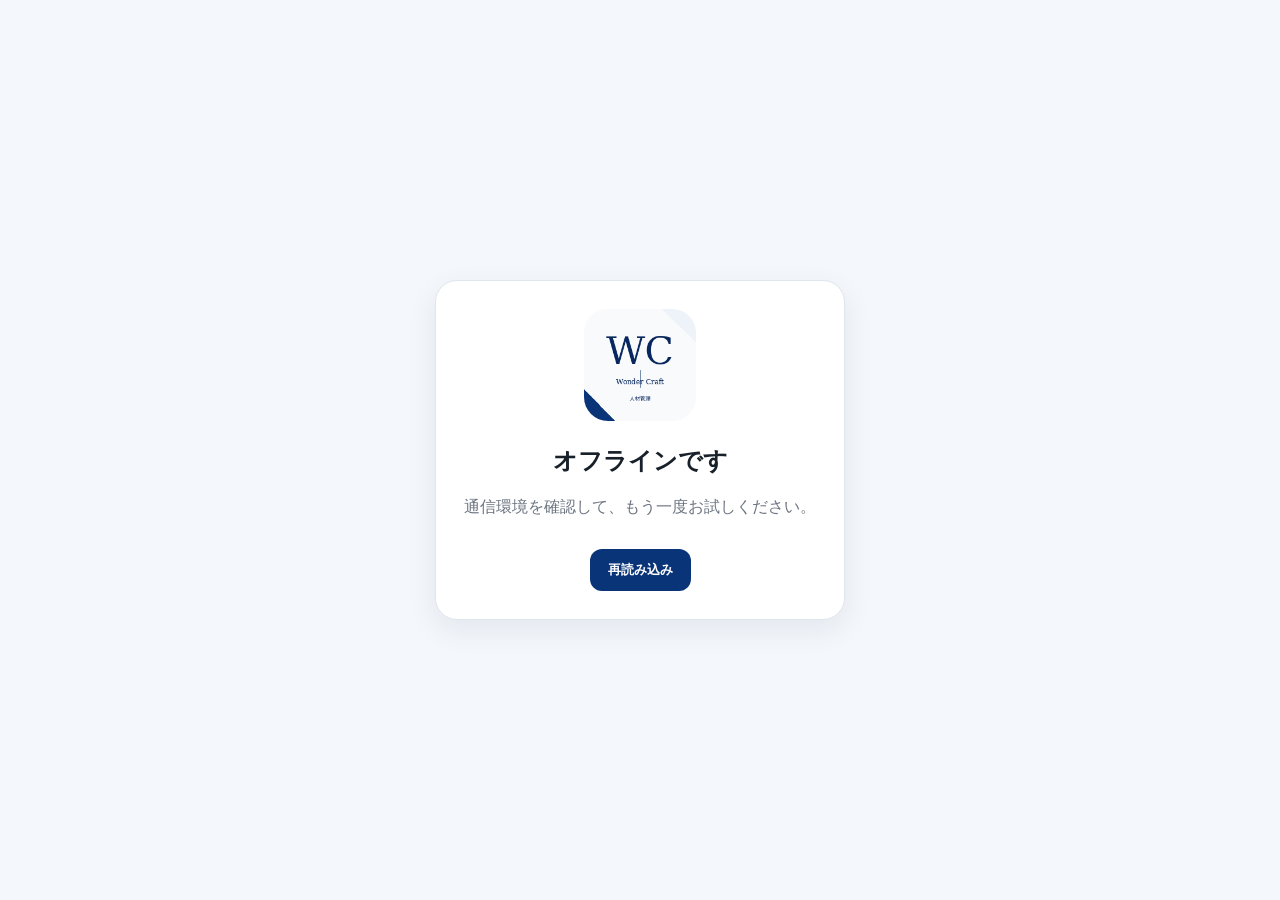
<file: offline.html>
<!DOCTYPE html>
<html lang="ja">
<head>
  <meta charset="UTF-8">
  <meta name="viewport" content="width=device-width, initial-scale=1">
  <meta name="theme-color" content="#0A3478">
  <title>オフライン | WonderCraft</title>
  <style>
    body{margin:0;min-height:100vh;display:grid;place-items:center;background:#F4F7FB;color:#18202A;font-family:-apple-system,BlinkMacSystemFont,"Segoe UI","Noto Sans JP",sans-serif}
    .card{max-width:420px;margin:20px;padding:28px;border:1px solid #DFE6EE;border-radius:22px;background:#fff;text-align:center;box-shadow:0 10px 30px rgba(20,49,88,.08)}
    img{width:112px;height:112px;border-radius:24px}
    h1{font-size:24px;margin:20px 0 8px}
    p{color:#6B7480;line-height:1.7}
    button{margin-top:12px;padding:12px 18px;border:0;border-radius:12px;color:#fff;background:#0A3478;font-weight:800}
  </style>
</head>
<body>
  <main class="card">
    <img src="./assets/icon-192.png" alt="WonderCraft">
    <h1>オフラインです</h1>
    <p>通信環境を確認して、もう一度お試しください。</p>
    <button onclick="location.reload()">再読み込み</button>
  </main>
</body>
</html>
</file>
<file: style.css>
:root{--navy:#0A3478;--blue:#1769AA;--bg:#F4F7FB;--card:#fff;--text:#17202A;--muted:#6B7480;--border:#DFE6EE;--danger:#B42318;--soft:#EAF2FB}
*{box-sizing:border-box}html,body{margin:0;min-height:100%;background:var(--bg);color:var(--text);font-family:-apple-system,BlinkMacSystemFont,"Segoe UI","Noto Sans JP",sans-serif}body{padding-bottom:82px}button,input,select,textarea{font:inherit}button{cursor:pointer}[hidden]{display:none!important}
.splash{position:fixed;inset:0;z-index:9999;display:grid;place-content:center;justify-items:center;background:linear-gradient(145deg,#fff,#eaf1f9);transition:.4s}.splash.hide{opacity:0;visibility:hidden}.splash img{width:145px;border-radius:30px;box-shadow:0 16px 42px #0a34782a}.splash h1{font-family:Georgia,serif;color:#08275e;letter-spacing:.08em;margin:18px 0 5px}.splash p{color:#41618c;margin:0}
.topbar{position:sticky;top:0;z-index:20;display:flex;justify-content:space-between;align-items:center;padding:calc(10px + env(safe-area-inset-top)) 14px 10px;background:#fffffff2;border-bottom:1px solid var(--border);backdrop-filter:blur(15px)}.brand{display:flex;gap:10px;align-items:center}.brand img{width:46px;border-radius:12px}.brand small,.brand strong{display:block}.brand small{color:var(--navy);font-weight:800}.brand strong{font-size:21px}.icon-btn{width:43px;height:43px;border:1px solid var(--border);border-radius:12px;background:#fff;font-size:22px}
main{max-width:860px;margin:auto;padding:14px}.setup-panel{max-width:560px;margin:30px auto;padding:22px;background:#fff;border:1px solid var(--border);border-radius:20px}.setup-panel p{color:var(--muted);line-height:1.7}
input,select,textarea{width:100%;min-height:46px;padding:10px 12px;border:1px solid var(--border);border-radius:11px;background:#fff;color:var(--text)}textarea{min-height:105px;resize:vertical}.primary,.secondary{min-height:46px;padding:10px 16px;border-radius:11px;font-weight:800}.primary{border:0;color:#fff;background:var(--navy)}.secondary{border:1px solid var(--border);background:#fff}.setup-panel .primary{width:100%;margin-top:16px}
.home-dashboard{margin-bottom:14px}.dashboard{display:grid;grid-template-columns:repeat(2,1fr);gap:9px}.dashboard article{padding:15px;border:1px solid var(--border);border-radius:16px;background:#fff}.dashboard span{display:block;color:var(--muted);font-size:13px}.dashboard strong{display:block;margin-top:7px;color:var(--navy);font-size:28px}
.home-header{margin:4px 0 12px;padding:19px 18px;border-radius:20px;color:#fff;background:linear-gradient(135deg,#092c68,#1769aa);box-shadow:0 12px 30px #0a347826}.home-header h1{margin:2px 0 6px;font-size:25px}.home-header p{margin:0;opacity:.88;font-size:14px}.home-header .eyebrow{font-size:11px;font-weight:900;letter-spacing:.16em;opacity:.75}.list-header{margin:5px 0 10px}.list-header h1{margin:0;font-size:24px}.list-header p{margin:5px 0 0;color:var(--muted);font-size:14px}
.filters{display:grid;gap:8px;margin-top:12px}.status{min-height:28px;padding:5px 2px;color:var(--muted);font-size:14px}.cards{display:grid;gap:10px}.card{padding:15px;border:1px solid var(--border);border-radius:17px;background:#fff;box-shadow:0 5px 16px #1e37550a}.card.clickable{cursor:pointer}.card h3{margin:0 0 10px;font-size:19px}.badge{display:inline-block;margin:0 5px 6px 0;padding:4px 8px;border-radius:999px;color:var(--navy);background:var(--soft);font-size:12px;font-weight:800}.details{display:grid;grid-template-columns:7em 1fr;gap:5px 8px;font-size:14px;line-height:1.55}.label{color:var(--muted)}.remarks{margin-top:10px;padding-top:10px;border-top:1px solid var(--border);font-size:13px;white-space:pre-wrap;overflow-wrap:anywhere}.hint{margin-top:9px;color:var(--blue);font-size:13px;font-weight:800}
.interview-card{display:grid;grid-template-columns:78px 1fr;gap:14px;padding:0;overflow:hidden}.interview-time{display:flex;flex-direction:column;align-items:center;justify-content:center;min-height:152px;padding:14px 8px;color:#fff;background:linear-gradient(160deg,#0a3478,#1769aa)}.interview-time strong{font-size:22px;letter-spacing:.02em}.interview-time span{margin-top:5px;font-size:11px;font-weight:800;opacity:.8}.interview-body{padding:15px 15px 15px 0}.interview-body h3{font-size:20px}.interview-details{grid-template-columns:6.5em 1fr;margin-top:4px}
.loading,.empty,.error{padding:28px 14px;text-align:center;border:1px solid var(--border);border-radius:16px;background:#fff}.error{color:var(--danger)}.message{min-height:24px;margin-top:10px;font-size:14px}.message.error{color:var(--danger)}.message.success{color:#067647}
.modal{position:fixed;inset:0;z-index:100}.backdrop{position:absolute;inset:0;background:#11182799}.modal-panel{position:absolute;left:0;right:0;bottom:0;max-height:93vh;overflow:auto;padding:16px;background:#fff;border-radius:20px 20px 0 0}.modal-panel>header{position:sticky;top:-16px;z-index:2;display:flex;justify-content:space-between;align-items:center;margin:-16px -16px 14px;padding:15px;background:#fff;border-bottom:1px solid var(--border)}.modal-panel header h2{margin:0}.modal-panel header button{width:40px;height:40px;border:1px solid var(--border);border-radius:11px;background:#fff;font-size:25px}.form-grid{display:grid;gap:11px}.form-grid label{display:grid;gap:5px;color:var(--muted);font-size:13px;font-weight:800}.modal-panel footer{position:sticky;bottom:-16px;display:grid;grid-template-columns:1fr 1fr;gap:7px;margin:14px -16px -16px;padding:12px 16px calc(14px + env(safe-area-inset-bottom));background:#fff;border-top:1px solid var(--border)}
.bottom-nav{position:fixed;left:0;right:0;bottom:0;z-index:30;display:grid;grid-template-columns:repeat(4,1fr);padding:6px 8px calc(6px + env(safe-area-inset-bottom));background:#fffffff2;border-top:1px solid var(--border);backdrop-filter:blur(15px)}.bottom-nav button{display:grid;place-items:center;gap:1px;min-height:52px;border:0;border-radius:11px;color:var(--muted);background:transparent;font-size:11px;font-weight:800}.bottom-nav button.active{color:var(--navy);background:var(--soft)}.nav-icon{font-size:21px;line-height:1}
@media(max-width:420px){.interview-card{grid-template-columns:68px 1fr}.interview-time strong{font-size:19px}.interview-body{padding-right:12px}.interview-details{grid-template-columns:6em 1fr;font-size:13px}}
@media(min-width:680px){.dashboard{grid-template-columns:repeat(4,1fr)}.filters{grid-template-columns:2fr 1fr 1fr 1fr 1fr}.form-grid{grid-template-columns:1fr 1fr}.modal-panel{top:4vh;bottom:auto;width:min(760px,94vw);margin:auto;border-radius:20px}.full{grid-column:1/-1}}

/* WC-6.2 バージョン表示 */
.title-row{display:flex;align-items:baseline;gap:10px}
.app-version{font-size:12px;font-weight:700;letter-spacing:.04em;color:#6b7280;white-space:nowrap}

/* WC-6.3 */
.check-group{margin:0;padding:10px 12px;border:1px solid var(--border);border-radius:11px}.check-group legend{padding:0 4px;color:var(--muted);font-size:13px;font-weight:800}.check-group>div{display:flex;flex-wrap:wrap;gap:8px 14px}.check-group label{display:flex!important;grid-auto-flow:column;justify-content:start;align-items:center;gap:6px!important;color:var(--text)!important}.check-group input{width:20px;min-height:20px;margin:0}.modal-panel footer #openSkillSheetBtn{grid-column:1/-1}


/* WC-6.4 認証 */
.top-actions{display:flex;align-items:center;gap:7px}.current-user{max-width:160px;overflow:hidden;text-overflow:ellipsis;white-space:nowrap;color:var(--muted);font-size:12px;font-weight:800}.logout-btn{width:auto;min-width:48px;padding:0 9px;font-size:12px;font-weight:800}
.login-panel{min-height:calc(100vh - 150px);display:grid;place-items:center;padding:12px}.login-card{width:min(430px,100%);padding:28px 22px;background:#fff;border:1px solid var(--border);border-radius:22px;box-shadow:0 14px 40px #16365d14}.login-card>img{display:block;width:76px;margin:0 auto 12px;border-radius:18px}.login-card h1{margin:2px 0 8px;text-align:center}.login-card>.eyebrow{text-align:center;color:var(--navy);font-size:11px;font-weight:900;letter-spacing:.15em}.login-help,.login-note{text-align:center;color:var(--muted);line-height:1.6}.login-card form{display:grid;gap:12px;margin-top:20px}.login-card label{display:grid;gap:6px;color:var(--muted);font-size:13px;font-weight:800}.login-card .primary{width:100%;margin-top:3px}.text-btn{display:block;margin:15px auto 0;border:0;background:transparent;color:var(--blue);font-weight:800}.login-note{margin:15px 0 0;font-size:12px}
@media(max-width:520px){.current-user{display:none!important}}

.partner-register-box{margin-top:12px;padding:14px;border:1px solid var(--line,#dfe5ec);border-radius:14px;background:#f8fafc}
.partner-register-box h3{margin:0 0 12px}
.partner-register-box label{display:block;margin:10px 0;font-weight:700}
.partner-register-box input{width:100%;margin-top:6px}
.partner-approval-panel{margin-bottom:16px}
.partner-request-card{display:flex;justify-content:space-between;gap:12px;align-items:center;padding:14px;border:1px solid var(--line,#dfe5ec);border-radius:14px;margin:10px 0;background:#fff}
.partner-request-main small{display:block;margin-top:5px;opacity:.7}
.partner-request-actions{display:flex;gap:8px;flex-wrap:wrap}
@media(max-width:640px){.partner-request-card{align-items:stretch;flex-direction:column}.partner-request-actions button{flex:1}}

.partner-register-box{margin-top:14px;padding:14px;border:1px solid var(--line,#dfe5ec);border-radius:14px;background:#f8fafc}
.partner-register-box h3{margin:0 0 10px}
.partner-register-box label{display:block;margin:10px 0;font-weight:700}
.partner-register-box input{width:100%;margin-top:6px}
.approval-area{display:grid;grid-template-columns:1fr 1fr;gap:16px;margin-bottom:18px}
.approval-panel{background:#fff;border:1px solid var(--line,#dfe5ec);border-radius:18px;padding:16px}
.approval-head{display:flex;justify-content:space-between;gap:12px;align-items:center}
.approval-head h2{margin:2px 0 0;font-size:19px}
.partner-request-card{display:flex;justify-content:space-between;gap:12px;align-items:center;padding:13px;border:1px solid var(--line,#dfe5ec);border-radius:14px;margin-top:10px}
.partner-request-main small{display:block;margin-top:5px;opacity:.65}
.partner-request-actions,.partner-card-actions{display:flex;gap:8px;flex-wrap:wrap;margin-top:12px}
.partner-portal{padding-bottom:20px}
.partner-hero{display:flex;align-items:center;justify-content:space-between;gap:12px;margin-bottom:14px}
.partner-hero h1{margin:2px 0 4px}
.partner-search{margin-bottom:12px}
.partner-search input{width:100%}
.partner-tabs{display:flex;gap:8px;margin:12px 0}
.partner-tabs button{flex:1;border-radius:12px;padding:11px;border:1px solid var(--line,#dfe5ec);background:#fff;font-weight:800}
.partner-tabs button.active{background:#0A3478;color:#fff}
.partner-candidate-card .card-head{display:flex;justify-content:space-between;align-items:flex-start}
.partner-candidate-card h3{margin:0 0 6px}
.link-button{display:inline-flex;text-decoration:none;align-items:center;justify-content:center}
body[data-role="partner"] .topbar .brand strong{font-size:0}
body[data-role="partner"] .topbar .brand strong:after{content:"Partner Portal";font-size:16px}
@media(max-width:800px){.approval-area{grid-template-columns:1fr}.partner-hero{align-items:flex-start;flex-direction:column}.partner-request-card{align-items:stretch;flex-direction:column}.partner-request-actions button{flex:1}}

.matching-section{padding-bottom:12px}.matching-hero{margin:4px 0 14px;padding:20px;border-radius:20px;color:#fff;background:linear-gradient(135deg,#092c68,#1769aa)}.matching-hero h1{margin:2px 0 7px}.matching-hero p{margin:0;opacity:.9;line-height:1.6}.matching-controls{display:grid;gap:10px;padding:15px;border:1px solid var(--border);border-radius:17px;background:#fff;margin-bottom:12px}.matching-controls label{display:grid;gap:6px;color:var(--muted);font-size:13px;font-weight:800}.matching-summary{margin:10px 0;color:var(--muted);font-size:14px}.match-card{position:relative}.match-score{position:absolute;right:14px;top:14px;display:grid;place-items:center;width:64px;height:64px;border-radius:50%;background:var(--soft);color:var(--navy);font-weight:900;font-size:17px}.match-card h3{padding-right:72px}.match-reasons{display:flex;flex-wrap:wrap;gap:6px;margin-top:10px}.match-reason{padding:5px 8px;border-radius:999px;background:#ecfdf3;color:#067647;font-size:12px;font-weight:800}.match-caution{padding:5px 8px;border-radius:999px;background:#fff4ed;color:#b54708;font-size:12px;font-weight:800}


.matching-mode-tabs{display:grid;grid-template-columns:1fr 1fr;gap:8px;margin:0 0 12px}
.matching-mode-tabs button{border:1px solid var(--border);background:#fff;padding:12px;border-radius:13px;font-weight:900;color:var(--muted)}
.matching-mode-tabs button.active{background:var(--navy);color:#fff;border-color:var(--navy)}
#matchingJobLabel{gap:8px}
#matchingJobSearch{width:100%;padding:12px 13px;border:1px solid var(--border);border-radius:12px;font:inherit}
.match-grade{display:inline-flex;align-items:center;justify-content:center;min-width:32px;height:32px;border-radius:9px;background:var(--navy);color:#fff;font-weight:900;margin-right:6px}
.match-meta{display:flex;gap:6px;flex-wrap:wrap;margin:6px 0 10px}


.matching-summary{line-height:1.7}
.match-filter-note{font-size:12px;color:var(--muted);margin-top:4px}


/* WC-7.17 Mobile Viewport Stability */
html {
  -webkit-text-size-adjust: 100%;
  text-size-adjust: 100%;
  max-width: 100%;
  overflow-x: hidden;
}

body {
  width: 100%;
  max-width: 100vw;
  overflow-x: hidden;
}

input,
select,
textarea,
button {
  font-size: 16px;
}

img,
svg,
canvas,
video {
  max-width: 100%;
  height: auto;
}

* {
  box-sizing: border-box;
  min-width: 0;
}

.app,
.app-shell,
main,
main > *,
.page,
.page-content,
.content,
.container {
  max-width: 100%;
}

pre,
code,
.long-text,
.card,
.panel {
  overflow-wrap: anywhere;
  word-break: break-word;
}





/* WC-7.21 Reload feedback */
#reloadBtn.is-loading {
  animation: wcReloadButtonSpin .7s linear infinite;
  opacity: .8;
  pointer-events: none;
}

@keyframes wcReloadButtonSpin {
  from { transform: rotate(0deg); }
  to { transform: rotate(360deg); }
}




/* WC-7.23 Center WC Rotating Loader */
.wc-loading-overlay {
  position: fixed;
  inset: 0;
  z-index: 99999;
  display: grid;
  place-items: center;
  background: rgba(248, 250, 252, 0.92);
  backdrop-filter: blur(2px);
  -webkit-backdrop-filter: blur(2px);
}

.wc-loading-overlay[hidden] {
  display: none !important;
}

.wc-loading-box {
  display: grid;
  place-items: center;
  gap: 14px;
  padding: 22px 26px;
  min-width: 150px;
}

.wc-loading-logo {
  width: 60px;
  height: 60px;
  border-radius: 50%;
  background: #ffffff;
  display: flex;
  align-items: center;
  justify-content: center;
  position: relative;
  box-shadow:
    0 8px 24px rgba(15, 23, 42, 0.14),
    inset 0 0 0 1px rgba(15, 23, 42, 0.08);
  font-family: -apple-system, BlinkMacSystemFont, "Segoe UI", sans-serif;
  font-weight: 900;
  font-size: 25px;
  letter-spacing: -3px;
  animation: wcWholeLogoSpin .9s linear infinite;
  will-change: transform;
}

.wc-loading-logo::before {
  content: "";
  position: absolute;
  inset: -3px;
  border-radius: 50%;
  border: 3px solid transparent;
  border-top-color: #111111;
  border-left-color: #111111;
  border-right-color: #2563eb;
  border-bottom-color: #2563eb;
}

.wc-loading-w {
  color: #111111;
  transform: translateX(1px);
}

.wc-loading-c {
  color: #2563eb;
  transform: translateX(-1px);
}

.wc-loading-text {
  color: #334155;
  font-size: 14px;
  font-weight: 800;
  letter-spacing: .02em;
}

@keyframes wcWholeLogoSpin {
  from { transform: rotate(0deg); }
  to { transform: rotate(360deg); }
}

/* WC-7.30 job search and management */
.company-brand-logo{width:92px!important;height:52px!important;object-fit:contain!important;border-radius:0!important;background:transparent!important}.brand-product{display:flex;align-items:center;gap:10px}.brand-product strong{font-size:22px}.six-nav{grid-template-columns:repeat(6,1fr)}
.job-search-layout{display:grid;grid-template-columns:minmax(280px,360px) 1fr;gap:18px}.job-filter-panel,.job-result-panel{background:#fff;border:1px solid var(--border);border-radius:18px;padding:18px;box-shadow:0 8px 24px rgba(15,35,70,.05)}.job-filter-panel{display:grid;gap:16px}.job-filter-panel label{display:grid;gap:7px;font-weight:800;color:#334155}.job-filter-panel select,.job-filter-panel input[type=search]{width:100%;padding:12px;border:1px solid var(--border);border-radius:11px;background:#fff}.job-filter-title,.job-result-head{display:flex;align-items:center;justify-content:space-between;gap:10px}.job-filter-title h2,.job-result-head h2{margin:0}.range-scale{display:flex;justify-content:space-between;color:#64748b;font-size:11px}.dual-range{position:relative;height:30px}.dual-range input{position:absolute;left:0;right:0;width:100%;pointer-events:none;background:transparent}.dual-range input::-webkit-slider-thumb{pointer-events:auto}.job-result-tools{display:flex;justify-content:flex-start;margin:14px 0}.job-result-tools label{display:flex;align-items:center;gap:8px}.job-result-tools select{padding:9px;border:1px solid var(--border);border-radius:10px}.result-count{padding:7px 12px;border-radius:999px;background:var(--soft);font-weight:900;color:var(--navy)}.job-search-results{display:grid;gap:10px}.job-result-card{position:relative;border:1px solid var(--border);border-left:4px solid #1677ff;border-radius:14px;padding:15px;background:#fff}.job-result-card h3{margin:0 0 8px}.job-result-card .job-price{font-weight:900;color:var(--navy);font-size:18px}.job-result-grid{display:grid;grid-template-columns:1fr auto;gap:12px}.job-tags{display:flex;flex-wrap:wrap;gap:6px;margin-top:8px}.job-tag{background:#eef5ff;color:#174b8e;border-radius:999px;padding:5px 9px;font-size:12px;font-weight:800}.management-section .approval-area{display:grid;gap:16px}.management-section .approval-panel{margin:0}.management-section[hidden]{display:none!important}
@media(max-width:800px){.job-search-layout{grid-template-columns:1fr}.six-nav{overflow-x:auto;display:flex}.six-nav button{min-width:76px;flex:1}.company-brand-logo{width:70px!important}.brand-product strong{font-size:18px}.job-result-grid{grid-template-columns:1fr}.job-price{justify-self:start}}


/* WC-7.31 accepted visual design implementation */
:root{--wc-ink:#071b3e;--wc-navy:#063485;--wc-blue:#075fc4;--wc-surface:#ffffff;--wc-soft:#f5f8fc;--wc-shadow:0 10px 28px rgba(20,45,80,.08)}
body{background:#f5f7fb;color:#0c1b33}
.topbar{min-height:74px;padding-left:max(18px,calc((100vw - 1480px)/2));padding-right:max(18px,calc((100vw - 1480px)/2));background:rgba(255,255,255,.96)}
.wc-brand{gap:13px}.wc-brand-mark{position:relative;width:74px;height:48px;font-family:Georgia,"Times New Roman",serif;color:#061d48}.wc-brand-mark span{position:absolute;font-size:43px;line-height:1;font-weight:400}.wc-brand-mark span:first-child{left:0;top:0}.wc-brand-mark span:last-child{left:31px;top:1px}.wc-brand-mark:after{content:"";position:absolute;left:1px;top:25px;width:53px;height:24px;border:1.5px solid #16396d;border-right-color:transparent;border-radius:50%;transform:rotate(-13deg)}
.wc-brand-copy{display:flex;flex-direction:column;gap:1px}.wc-brand-name{font-family:Georgia,"Times New Roman",serif!important;font-weight:500!important;font-size:22px!important;color:#071b3e}.wc-brand-sub{display:flex;align-items:center;gap:8px;color:#334155;font-size:12px;font-weight:800}.wc-brand-sub .app-version{font-size:11px}
.top-actions{position:relative}.user-menu-trigger{display:flex;align-items:center;gap:7px;max-width:250px;border:0;background:transparent;color:#334155;font-size:12px;font-weight:800;padding:8px}.user-avatar,.menu-avatar{color:#64748b;font-size:15px}.menu-trigger{font-size:20px;color:#0b3c88;background:#edf4ff;border-color:#d7e5f8}
.account-menu{position:fixed;right:max(18px,calc((100vw - 1480px)/2));top:68px;z-index:100;width:min(340px,calc(100vw - 24px));background:#fff;border:1px solid #e0e7f0;border-radius:16px;box-shadow:0 22px 60px rgba(15,35,70,.2);overflow:hidden}.account-menu header{display:flex;align-items:center;gap:11px;padding:17px;border-bottom:1px solid #e5eaf1}.account-menu header>div:nth-child(2){display:grid;gap:3px;flex:1}.account-menu header small{color:#64748b}.account-menu header button{border:0;background:transparent;font-size:22px}.account-menu nav{padding:9px}.account-menu nav button{display:flex;width:100%;align-items:center;gap:12px;min-height:43px;padding:10px 12px;border:0;border-radius:9px;background:#fff;color:#17233b;text-align:left;font-weight:700}.account-menu nav button:hover{background:#f0f6ff;color:#06449c}.menu-divider{height:1px;background:#e5eaf1;margin:7px 5px}.management-menu-group p{margin:8px 12px;color:#17233b;font-size:13px;font-weight:900}.management-menu-group button{padding-left:36px!important;color:#475569!important}.menu-logout{color:#dc2626!important}
main{max-width:1480px;padding:18px 24px 100px}
.home-visual-section{display:grid;gap:16px;margin-bottom:17px}.home-search-cta{display:grid;grid-template-columns:auto 1fr auto;align-items:center;gap:16px;width:100%;padding:20px 25px;border:0;border-radius:15px;text-align:left;color:#fff;background:linear-gradient(112deg,#073583,#0649a7);box-shadow:var(--wc-shadow)}.home-search-cta .home-search-icon{font-size:28px}.home-search-cta strong,.home-search-cta small{display:block}.home-search-cta strong{font-size:19px}.home-search-cta small{margin-top:5px;opacity:.86}.home-search-cta b{font-size:29px;font-weight:300}
.home-overview-grid{display:grid;grid-template-columns:1fr 1.15fr 1.45fr;gap:16px}.home-overview-grid>article{background:#fff;border:1px solid #e0e7f0;border-radius:16px;padding:19px;box-shadow:var(--wc-shadow)}.home-overview-grid header{display:flex;align-items:center;justify-content:space-between;gap:10px;margin-bottom:12px}.home-overview-grid h2{margin:0;font-size:17px}.home-overview-grid header button{border:0;background:transparent;color:#075fc4;font-weight:800}.home-today-preview{display:grid;gap:8px}.home-today-row{display:grid;grid-template-columns:58px 1fr;gap:10px;padding:8px 0;border-bottom:1px solid #edf1f6}.home-today-row:last-child{border:0}.home-today-row time{font-weight:900}.home-today-row div{display:grid;gap:2px}.home-today-row small,.muted-preview{color:#64748b}.quick-menu-grid{display:grid;grid-template-columns:repeat(3,1fr);gap:9px}.quick-menu-grid button{display:grid;place-items:center;gap:5px;min-height:76px;padding:9px;border:1px solid #e0e7f0;border-radius:11px;background:#fbfcfe;color:#0b3c88}.quick-menu-grid button:hover{background:#edf5ff}.quick-menu-grid span{font-size:24px}.quick-menu-grid b{font-size:12px}.notice-list{display:grid;gap:9px}.notice-list p{display:grid;grid-template-columns:90px 1fr;gap:10px;margin:0;padding:6px 0;border-bottom:1px solid #edf1f6}.notice-list time{color:#64748b;font-size:12px}
.home-dashboard{margin-top:0}.dashboard article{box-shadow:var(--wc-shadow)}
.home-header{margin-top:16px}
.job-search-hero,.management-section>.matching-hero{padding:22px 25px;border-radius:15px}.job-search-layout{grid-template-columns:360px minmax(0,1fr);align-items:start}.job-filter-panel,.job-result-panel{border-color:#e0e7f0;box-shadow:var(--wc-shadow)}.job-filter-panel{position:sticky;top:94px}.job-filter-panel label{font-size:13px;color:#1e2f4a}.job-filter-panel label strong{justify-self:end;color:#075fc4;font-size:12px}.job-filter-panel input[type=range]{accent-color:#075fc4}.dual-range{height:36px}.dual-range:before{content:"";position:absolute;left:0;right:0;top:17px;height:4px;border-radius:4px;background:#d9e1eb}.dual-range input{top:0;z-index:2}.job-result-panel{min-height:560px}.job-result-head{padding-bottom:10px;border-bottom:1px solid #edf1f6}.job-result-card{box-shadow:0 5px 16px rgba(15,35,70,.05);transition:.18s}.job-result-card:hover{transform:translateY(-1px);box-shadow:0 11px 24px rgba(15,35,70,.1)}.job-result-grid>div:first-child{display:grid;gap:4px}.job-result-card h3{color:#0c2552}.job-price{align-self:start;white-space:nowrap}.job-tag{background:#edf5ff}.management-section .approval-area{grid-template-columns:repeat(2,minmax(0,1fr))}.approval-panel{box-shadow:var(--wc-shadow)}
.six-nav{grid-template-columns:repeat(6,1fr)}
@media(min-width:901px){body{padding-bottom:0}.bottom-nav{display:none}.topbar{position:sticky}.dashboard{grid-template-columns:repeat(4,1fr)}}
@media(max-width:1100px){.home-overview-grid{grid-template-columns:1fr 1fr}.notice-card{grid-column:1/-1}.job-search-layout{grid-template-columns:320px minmax(0,1fr)}}
@media(max-width:800px){main{padding:13px 13px 90px}.topbar{min-height:68px;padding:calc(8px + env(safe-area-inset-top)) 12px 8px}.wc-brand-mark{width:55px;height:40px}.wc-brand-mark span{font-size:34px}.wc-brand-mark span:last-child{left:24px}.wc-brand-mark:after{width:42px;top:21px}.wc-brand-name{font-size:17px!important}.wc-brand-sub>span:first-child{display:none}.user-menu-trigger{display:none}.home-search-cta{padding:17px}.home-search-cta strong{font-size:16px}.home-search-cta small{font-size:12px}.home-overview-grid{grid-template-columns:1fr}.notice-card{grid-column:auto}.quick-menu-grid{grid-template-columns:repeat(3,1fr)}.job-search-layout{grid-template-columns:1fr}.job-filter-panel{position:static}.management-section .approval-area{grid-template-columns:1fr}.account-menu{right:10px;top:64px}.six-nav{display:flex;overflow-x:auto}.six-nav button{min-width:78px}.company-brand-logo{display:none!important}}
@media(max-width:430px){.wc-brand-name{font-size:15px!important}.wc-brand-mark{width:48px}.wc-brand-sub{font-size:10px}.quick-menu-grid button{min-height:69px}.home-search-cta small{display:none}.home-overview-grid>article{padding:15px}}


/* WC-7.31.6 image-plan redesign */
.wc-company-logo{width:74px;height:58px;object-fit:contain;display:block;flex:0 0 auto}
.wc-brand{display:flex;align-items:center;gap:12px}.wc-brand-mark{display:none!important}
.topbar{background:#fff;border-bottom:1px solid #dbe4ef;padding:12px 22px;min-height:82px}
.user-menu-trigger,.icon-btn{border:1px solid #d8e2ef!important;border-radius:14px!important;background:#fff!important;box-shadow:none!important}
.job-search-section{max-width:1120px;margin:0 auto;padding:26px 20px 120px}
.job-search-hero{background:linear-gradient(135deg,#0d3f90,#146eb1);border-radius:20px;padding:24px 28px;color:#fff;margin-bottom:16px}
.job-search-hero .eyebrow{display:none}.job-search-hero h1{font-size:30px;margin:0 0 8px}.job-search-hero p{margin:0;color:#eaf3ff}
.job-search-mode-tabs{display:grid;grid-template-columns:1fr 1fr;gap:12px;margin-bottom:16px}
.job-search-mode-tabs button{min-height:54px;border-radius:15px;border:1px solid #d8e2ef;background:#fff;font-size:18px;font-weight:800;color:#64748b}
.job-search-mode-tabs button.active{background:#124eaa;color:#fff;border-color:#124eaa}
.job-search-layout{display:block!important}.job-filter-panel,.job-result-panel{border:1px solid #dbe4ef;border-radius:20px;background:#fff;box-shadow:0 8px 28px rgba(25,55,95,.05)}
.job-filter-panel{display:grid!important;grid-template-columns:repeat(3,minmax(0,1fr));gap:16px;padding:22px!important;margin-bottom:20px}
.job-filter-title{grid-column:1/-1}.job-filter-title h2{font-size:23px}.job-filter-panel>label,.job-filter-panel>.spot-only-filter{margin:0!important;min-width:0}
.job-filter-panel label{display:grid;gap:8px;font-weight:700;color:#23324a}
.job-filter-panel select,.job-filter-panel input[type=search],.job-filter-panel input[type=date]{height:52px;border:1px solid #d8e2ef;border-radius:13px;padding:0 14px;background:#fff;font-size:16px}
.job-filter-panel input[type=range]{width:100%;accent-color:#1769db}
.job-filter-panel .dual-range{min-height:42px}.job-check-row{display:flex!important;align-items:center!important;align-self:end;min-height:52px;padding:0 4px!important}
#runJobSearchBtn{grid-column:3;justify-self:stretch;height:52px;border-radius:13px;font-size:17px}
.job-result-panel{padding:22px!important}.job-result-head{margin-bottom:14px}.job-result-head h2{font-size:25px}.job-result-tools{display:flex;justify-content:flex-start;margin-bottom:14px}.job-result-tools label{display:flex;align-items:center;gap:10px}.job-result-tools select{height:44px;border:1px solid #d8e2ef;border-radius:11px;padding:0 12px;background:#fff}
.job-search-results{display:grid;gap:12px}.job-result-card{display:grid;grid-template-columns:1fr auto;gap:20px;align-items:center;background:#fff;border:1px solid #dbe4ef;border-left:5px solid #1769db;border-radius:16px;padding:18px 20px;box-shadow:0 4px 14px rgba(25,55,95,.04)}
.job-card-title-row{display:flex;align-items:center;gap:10px;margin-bottom:12px}.job-card-title-row h3{font-size:20px;margin:0;color:#172238}.job-kind-badge{display:inline-flex;padding:5px 9px;border-radius:8px;font-size:13px;font-weight:800;color:#fff;background:#1769db;white-space:nowrap}.job-kind-badge.spot{background:#ef7a22}
.job-card-meta,.job-card-sub{display:flex;flex-wrap:wrap;gap:9px 18px;color:#42516a}.job-card-meta{margin-bottom:10px}.job-mini-tag{background:#eef4fb;border-radius:8px;padding:4px 8px;font-size:13px}
.job-card-details summary{list-style:none;cursor:pointer;border:1px solid #cfe0f5;border-radius:11px;padding:10px 14px;color:#0d5bc8;font-weight:800;white-space:nowrap}.job-card-details summary::-webkit-details-marker{display:none}.job-card-details[open]{grid-column:1/-1}.job-card-details .remarks{margin-top:12px;border-top:1px solid #e3eaf3;padding-top:12px}
.job-empty{padding:36px;text-align:center;background:#f8fafc;border-radius:14px}
@media(max-width:760px){.topbar{padding:10px 12px;min-height:72px}.wc-company-logo{width:52px;height:44px}.wc-brand-name{font-size:19px}.job-search-section{padding:16px 12px 100px}.job-search-hero{padding:20px}.job-search-hero h1{font-size:24px}.job-filter-panel{grid-template-columns:1fr!important;padding:16px!important}.job-filter-title,#runJobSearchBtn{grid-column:1}.job-result-panel{padding:14px!important}.job-result-card{grid-template-columns:1fr;padding:16px}.job-card-details{grid-column:1}.job-card-title-row{align-items:flex-start}.job-card-meta,.job-card-sub{display:grid;gap:7px}.job-search-mode-tabs button{font-size:16px}}


/* WC-7.31.8: bottom navigation visibility fix */
.bottom-nav{
  display:grid!important;
  grid-template-columns:repeat(5,minmax(0,1fr))!important;
  position:fixed!important;
  left:0!important;
  right:0!important;
  bottom:0!important;
  z-index:1200!important;
  width:100%!important;
  min-height:82px!important;
  background:rgba(255,255,255,.98)!important;
  border-top:1px solid #dbe4ef!important;
  box-shadow:0 -8px 22px rgba(28,58,100,.08)!important;
  padding:8px 12px calc(8px + env(safe-area-inset-bottom))!important;
  gap:8px!important;
}
.bottom-nav[hidden]{
  display:none!important;
}
.bottom-nav button{
  display:flex!important;
  flex-direction:column!important;
  align-items:center!important;
  justify-content:center!important;
  min-width:0!important;
  min-height:58px!important;
  border:0!important;
  border-radius:16px!important;
  background:transparent!important;
  color:#657286!important;
  font:inherit!important;
  font-weight:700!important;
  gap:4px!important;
}
.bottom-nav button.active{
  background:#eaf3ff!important;
  color:#06459a!important;
}
.bottom-nav button span,
.bottom-nav button b,
.bottom-nav button small{
  display:block!important;
}
#appPanel{
  padding-bottom:calc(100px + env(safe-area-inset-bottom))!important;
}
@media (min-width: 900px){
  .bottom-nav{
    min-height:78px!important;
  }
  #appPanel{
    padding-bottom:96px!important;
  }
}



/* WC-7.31.8: stable header logo */
.brand img,
.brand-logo,
.header-logo{
  display:block!important;
  width:76px!important;
  height:56px!important;
  object-fit:contain!important;
  object-position:center!important;
  background:transparent!important;
  border:0!important;
  border-radius:0!important;
  box-shadow:none!important;
}



/* WC-7.32.1 compact search layout */
.job-search-hero,
.matching-hero{
  padding:18px 24px!important;
  min-height:auto!important;
  border-radius:20px!important;
  margin-bottom:14px!important;
}
.job-search-hero .eyebrow,
.matching-hero .eyebrow{
  display:none!important;
}
.job-search-hero h1,
.matching-hero h1{
  margin:0 0 4px!important;
  font-size:28px!important;
  line-height:1.2!important;
}
.job-search-hero p,
.matching-hero p{
  margin:0!important;
  font-size:15px!important;
  line-height:1.5!important;
}

.job-search-mode-tabs{
  margin:0 0 12px!important;
  gap:8px!important;
}
.job-search-mode-tabs button{
  min-height:42px!important;
  border-radius:12px!important;
}

.job-search-layout{
  display:block!important;
}
.job-filter-panel{
  display:grid!important;
  grid-template-columns:repeat(4,minmax(0,1fr))!important;
  gap:10px 12px!important;
  padding:16px!important;
  border-radius:18px!important;
}
.job-filter-title{
  grid-column:1 / -1!important;
  display:flex!important;
  align-items:center!important;
  justify-content:space-between!important;
  margin:0!important;
}
.job-filter-title h2{
  margin:0!important;
  font-size:22px!important;
}
.job-filter-panel label{
  margin:0!important;
  gap:5px!important;
  font-size:13px!important;
}
.job-filter-panel select,
.job-filter-panel input[type="search"],
.job-filter-panel input[type="date"]{
  min-height:42px!important;
  padding:8px 12px!important;
  border-radius:12px!important;
  font-size:14px!important;
}
.job-filter-panel input[type="range"]{
  margin:4px 0 0!important;
}
.job-check-row{
  align-self:end!important;
  min-height:42px!important;
  padding:0!important;
}
#runJobSearchBtn{
  grid-column:span 2!important;
  min-height:44px!important;
  align-self:end!important;
}
#resetJobSearchBtn{
  min-height:38px!important;
  padding:0 14px!important;
}

.job-result-panel{
  margin-top:14px!important;
}
.job-result-head{
  margin-bottom:10px!important;
}
.job-result-card{
  padding:14px 16px!important;
  border-radius:16px!important;
}
.job-result-card h3{
  font-size:18px!important;
  margin-bottom:6px!important;
}
.job-result-grid{
  gap:12px!important;
}

@media (min-width: 1200px){
  .job-filter-panel label:has(#jobDistanceRange),
  .job-filter-panel label:has(#jobPayMin){
    grid-column:span 2!important;
  }
  .spot-only-filter{
    grid-column:span 1!important;
  }
}

@media (max-width: 1199px){
  .job-filter-panel{
    grid-template-columns:repeat(2,minmax(0,1fr))!important;
  }
}

@media (max-width: 700px){
  .job-search-hero,
  .matching-hero{
    padding:16px!important;
  }
  .job-search-hero h1,
  .matching-hero h1{
    font-size:24px!important;
  }
  .job-filter-panel{
    grid-template-columns:1fr!important;
    padding:14px!important;
  }
  .job-filter-title,
  #runJobSearchBtn{
    grid-column:1!important;
  }
}



/* WC-7.32.2 mobile-first job search */
@media (max-width: 700px){
  body{
    background:#f4f7fb!important;
  }

  main{
    padding:10px 10px 118px!important;
  }

  .job-search-section{
    padding:0!important;
  }

  .job-search-hero{
    padding:12px 14px!important;
    margin:0 0 8px!important;
    border-radius:14px!important;
    background:linear-gradient(135deg,#0d3f8f,#1670bc)!important;
  }

  .job-search-hero h1{
    font-size:20px!important;
    margin:0 0 2px!important;
  }

  .job-search-hero p{
    font-size:12px!important;
    line-height:1.4!important;
  }

  .job-search-mode-tabs{
    position:sticky!important;
    top:66px!important;
    z-index:30!important;
    display:grid!important;
    grid-template-columns:1fr 1fr!important;
    gap:6px!important;
    margin:0 0 8px!important;
    padding:4px!important;
    border-radius:14px!important;
    background:#eef3f9!important;
  }

  .job-search-mode-tabs button{
    min-height:40px!important;
    border-radius:11px!important;
    font-size:14px!important;
  }

  .job-filter-panel{
    display:grid!important;
    grid-template-columns:1fr 1fr!important;
    gap:8px!important;
    padding:10px!important;
    border-radius:14px!important;
    background:#fff!important;
  }

  .job-filter-title{
    grid-column:1 / -1!important;
    margin:0 0 2px!important;
  }

  .job-filter-title h2{
    font-size:18px!important;
  }

  .job-filter-panel label{
    font-size:12px!important;
    gap:4px!important;
  }

  .job-filter-panel select,
  .job-filter-panel input[type="search"],
  .job-filter-panel input[type="date"]{
    width:100%!important;
    min-height:42px!important;
    padding:8px 10px!important;
    border-radius:10px!important;
    font-size:14px!important;
  }

  .job-filter-panel label:has(#jobDistanceRange),
  .job-filter-panel label:has(#jobPayMin),
  .job-check-row,
  .spot-only-filter,
  #runJobSearchBtn{
    grid-column:1 / -1!important;
  }

  .job-check-row{
    min-height:38px!important;
  }

  #runJobSearchBtn{
    position:sticky!important;
    bottom:92px!important;
    z-index:25!important;
    min-height:48px!important;
    border-radius:14px!important;
    box-shadow:0 8px 18px rgba(11,67,147,.18)!important;
  }

  #resetJobSearchBtn{
    min-height:34px!important;
    padding:0 12px!important;
    font-size:12px!important;
  }

  .job-result-panel{
    margin-top:10px!important;
  }

  .job-result-head{
    align-items:center!important;
    gap:8px!important;
    margin:0 0 8px!important;
  }

  .job-result-head h2{
    font-size:20px!important;
    margin:0!important;
  }

  .job-result-note{
    font-size:11px!important;
    margin:2px 0 0!important;
  }

  .job-result-tools{
    margin-bottom:8px!important;
  }

  .job-result-tools label{
    font-size:12px!important;
  }

  .job-result-tools select{
    min-height:38px!important;
    border-radius:10px!important;
    font-size:13px!important;
  }

  .job-search-results{
    display:grid!important;
    gap:8px!important;
  }

  .job-result-card{
    padding:12px!important;
    border-radius:14px!important;
    background:#fff!important;
    box-shadow:0 4px 12px rgba(28,58,100,.05)!important;
  }

  .job-result-grid{
    display:grid!important;
    grid-template-columns:1fr!important;
    gap:8px!important;
  }

  .job-result-card h3{
    font-size:17px!important;
    line-height:1.35!important;
    margin:0 0 6px!important;
  }

  .job-price{
    font-size:16px!important;
    font-weight:800!important;
  }

  .job-tags{
    display:flex!important;
    flex-wrap:wrap!important;
    gap:5px!important;
    margin-top:6px!important;
  }

  .job-tag{
    font-size:11px!important;
    padding:4px 7px!important;
    border-radius:999px!important;
  }

  .bottom-nav{
    min-height:74px!important;
    padding:6px 8px calc(6px + env(safe-area-inset-bottom))!important;
    gap:4px!important;
  }

  .bottom-nav button{
    min-height:54px!important;
    border-radius:14px!important;
    font-size:12px!important;
  }

  .bottom-nav button span:first-child{
    font-size:20px!important;
  }
}

@media (max-width: 390px){
  .job-filter-panel{
    grid-template-columns:1fr!important;
  }

  .job-filter-title,
  .job-filter-panel label,
  .job-check-row,
  .spot-only-filter,
  #runJobSearchBtn{
    grid-column:1!important;
  }
}



/* WC-7.32.3 slider + bottom navigation alignment fix */

/* Single range */
.job-filter-panel input[type="range"]{
  -webkit-appearance:none!important;
  appearance:none!important;
  width:100%!important;
  height:28px!important;
  margin:2px 0 0!important;
  padding:0!important;
  background:transparent!important;
  position:relative!important;
  z-index:2!important;
}

.job-filter-panel input[type="range"]::-webkit-slider-runnable-track{
  height:6px!important;
  border-radius:999px!important;
  background:#d7dee8!important;
  border:0!important;
}

.job-filter-panel input[type="range"]::-moz-range-track{
  height:6px!important;
  border-radius:999px!important;
  background:#d7dee8!important;
  border:0!important;
}

.job-filter-panel input[type="range"]::-webkit-slider-thumb{
  -webkit-appearance:none!important;
  appearance:none!important;
  width:28px!important;
  height:28px!important;
  border-radius:50%!important;
  border:1px solid #d7dee8!important;
  background:#fff!important;
  box-shadow:0 2px 8px rgba(20,49,91,.16)!important;
  margin-top:-11px!important;
  position:relative!important;
  z-index:6!important;
}

.job-filter-panel input[type="range"]::-moz-range-thumb{
  width:28px!important;
  height:28px!important;
  border-radius:50%!important;
  border:1px solid #d7dee8!important;
  background:#fff!important;
  box-shadow:0 2px 8px rgba(20,49,91,.16)!important;
  position:relative!important;
  z-index:6!important;
}

/* Dual range: one visible rail, both thumbs above it */
.dual-range{
  position:relative!important;
  width:100%!important;
  height:34px!important;
  margin-top:2px!important;
}

.dual-range::before{
  content:""!important;
  position:absolute!important;
  left:0!important;
  right:0!important;
  top:14px!important;
  height:6px!important;
  border-radius:999px!important;
  background:#d7dee8!important;
  z-index:1!important;
}

.dual-range input[type="range"]{
  position:absolute!important;
  inset:0!important;
  width:100%!important;
  height:34px!important;
  margin:0!important;
  pointer-events:none!important;
  background:transparent!important;
  z-index:3!important;
}

.dual-range input[type="range"]::-webkit-slider-runnable-track{
  height:6px!important;
  background:transparent!important;
  border:0!important;
}

.dual-range input[type="range"]::-moz-range-track{
  height:6px!important;
  background:transparent!important;
  border:0!important;
}

.dual-range input[type="range"]::-webkit-slider-thumb{
  pointer-events:auto!important;
  position:relative!important;
  z-index:10!important;
}

.dual-range input[type="range"]::-moz-range-thumb{
  pointer-events:auto!important;
  position:relative!important;
  z-index:10!important;
}

/* Bottom navigation: equal visual weight */
.bottom-nav button{
  font-size:12px!important;
}

.bottom-nav button > span:first-child,
.bottom-nav button .nav-icon{
  display:flex!important;
  align-items:center!important;
  justify-content:center!important;
  width:30px!important;
  height:30px!important;
  min-width:30px!important;
  min-height:30px!important;
  font-size:25px!important;
  line-height:1!important;
  margin:0 auto!important;
  transform:none!important;
}

.bottom-nav button[data-view="candidates"] > span:first-child,
.bottom-nav button[data-view="progress"] > span:first-child{
  font-size:27px!important;
  transform:scale(1.06)!important;
}

.bottom-nav button[data-view="management"] > span:first-child{
  font-size:24px!important;
}

.bottom-nav button b,
.bottom-nav button small,
.bottom-nav button .nav-label{
  font-size:12px!important;
  line-height:1.15!important;
  margin-top:2px!important;
}

@media (max-width:700px){
  .dual-range{
    height:38px!important;
  }

  .dual-range::before{
    top:16px!important;
  }

  .job-filter-panel input[type="range"]{
    height:32px!important;
  }

  .bottom-nav{
    grid-template-columns:repeat(6,minmax(0,1fr))!important;
    padding-left:4px!important;
    padding-right:4px!important;
  }

  .bottom-nav button{
    min-height:58px!important;
    padding:4px 2px!important;
  }

  .bottom-nav button > span:first-child,
  .bottom-nav button .nav-icon{
    width:28px!important;
    height:28px!important;
    min-width:28px!important;
    min-height:28px!important;
    font-size:24px!important;
  }

  .bottom-nav button[data-view="candidates"] > span:first-child,
  .bottom-nav button[data-view="progress"] > span:first-child{
    font-size:26px!important;
  }
}



/* WC-7.32.4 final slider / user selector / bottom nav polish */
.job-filter-panel input[type="range"]{height:30px!important;line-height:30px!important;overflow:visible!important;}
.job-filter-panel input[type="range"]::-webkit-slider-runnable-track{height:6px!important;border-radius:999px!important;}
.job-filter-panel input[type="range"]::-webkit-slider-thumb{width:28px!important;height:28px!important;margin-top:-11px!important;}
.job-filter-panel input[type="range"]::-moz-range-track{height:6px!important;}
.job-filter-panel input[type="range"]::-moz-range-thumb{width:28px!important;height:28px!important;}
.dual-range{height:30px!important;overflow:visible!important;}
.dual-range::before{top:12px!important;height:6px!important;}
.dual-range input[type="range"]{top:0!important;height:30px!important;overflow:visible!important;}
.dual-range input[type="range"]::-webkit-slider-thumb{margin-top:-11px!important;}
.dual-range input[type="range"]::-moz-range-thumb{transform:none!important;}
.user-menu-trigger{min-height:50px!important;height:50px!important;padding:0 16px!important;gap:10px!important;border-radius:16px!important;font-size:16px!important;}
.user-menu-trigger .user-avatar{display:flex!important;align-items:center!important;justify-content:center!important;width:26px!important;height:26px!important;min-width:26px!important;min-height:26px!important;font-size:0!important;}
.user-menu-trigger .user-avatar::before{font-size:24px!important;line-height:1!important;}
.user-menu-trigger .current-user{font-size:16px!important;line-height:1.2!important;font-weight:800!important;}
.user-menu-trigger > span:last-child{font-size:16px!important;margin-left:2px!important;}
.bottom-nav button > span:first-child,.bottom-nav button .nav-icon{width:32px!important;height:32px!important;min-width:32px!important;min-height:32px!important;font-size:27px!important;}
.bottom-nav button[data-view="candidates"] > span:first-child,.bottom-nav button[data-view="progress"] > span:first-child{font-size:30px!important;transform:scale(1.08)!important;}
.bottom-nav button[data-view="matching"] > span:first-child,.bottom-nav button[data-view="management"] > span:first-child{font-size:28px!important;}
@media (max-width:700px){
.user-menu-trigger{min-height:48px!important;height:48px!important;padding:0 12px!important;gap:8px!important;}
.user-menu-trigger .user-avatar{width:24px!important;height:24px!important;min-width:24px!important;min-height:24px!important;}
.user-menu-trigger .user-avatar::before{font-size:22px!important;}
.user-menu-trigger .current-user{font-size:15px!important;}
.bottom-nav button > span:first-child,.bottom-nav button .nav-icon{width:30px!important;height:30px!important;min-width:30px!important;min-height:30px!important;font-size:26px!important;}
.bottom-nav button[data-view="candidates"] > span:first-child,.bottom-nav button[data-view="progress"] > span:first-child{font-size:29px!important;}
}



/* WC-7.32.5 exact slider centering + user chevron */

/* Remove normal input-box styling from all range controls */
.job-filter-panel input[type="range"],
.dual-range input[type="range"]{
  border:0!important;
  outline:0!important;
  box-shadow:none!important;
  border-radius:0!important;
  min-height:0!important;
  max-height:none!important;
  padding:0!important;
  background:transparent!important;
}

/* Single slider: one rail exactly through thumb center */
.job-filter-panel input[type="range"]:not(.dual-range input){
  -webkit-appearance:none!important;
  appearance:none!important;
  display:block!important;
  width:100%!important;
  height:30px!important;
  margin:0!important;
}

.job-filter-panel input[type="range"]::-webkit-slider-runnable-track{
  height:4px!important;
  border:0!important;
  border-radius:999px!important;
  background:#d8e0ea!important;
}

.job-filter-panel input[type="range"]::-webkit-slider-thumb{
  -webkit-appearance:none!important;
  appearance:none!important;
  width:26px!important;
  height:26px!important;
  border-radius:50%!important;
  border:1px solid #d4dde8!important;
  background:#fff!important;
  box-shadow:0 2px 7px rgba(19,47,86,.16)!important;
  margin-top:-11px!important;
}

.job-filter-panel input[type="range"]::-moz-range-track{
  height:4px!important;
  border:0!important;
  border-radius:999px!important;
  background:#d8e0ea!important;
}

.job-filter-panel input[type="range"]::-moz-range-thumb{
  width:26px!important;
  height:26px!important;
  border-radius:50%!important;
  border:1px solid #d4dde8!important;
  background:#fff!important;
  box-shadow:0 2px 7px rgba(19,47,86,.16)!important;
}

/* Dual slider: only the custom rail is visible */
.dual-range{
  position:relative!important;
  height:30px!important;
  margin:0!important;
  padding:0!important;
  border:0!important;
  background:transparent!important;
  overflow:visible!important;
}

.dual-range::before{
  content:""!important;
  position:absolute!important;
  left:0!important;
  right:0!important;
  top:13px!important;
  height:4px!important;
  border-radius:999px!important;
  background:#d8e0ea!important;
  z-index:1!important;
}

.dual-range input[type="range"]{
  position:absolute!important;
  inset:0!important;
  width:100%!important;
  height:30px!important;
  margin:0!important;
  pointer-events:none!important;
  z-index:2!important;
}

.dual-range input[type="range"]::-webkit-slider-runnable-track{
  height:4px!important;
  background:transparent!important;
}

.dual-range input[type="range"]::-moz-range-track{
  height:4px!important;
  background:transparent!important;
}

.dual-range input[type="range"]::-webkit-slider-thumb{
  pointer-events:auto!important;
  margin-top:-11px!important;
  position:relative!important;
  z-index:5!important;
}

.dual-range input[type="range"]::-moz-range-thumb{
  pointer-events:auto!important;
  position:relative!important;
  z-index:5!important;
}

/* Larger and visually centered account dropdown arrow */
.user-menu-chevron{
  display:flex!important;
  align-items:center!important;
  justify-content:center!important;
  width:24px!important;
  height:24px!important;
  margin-left:3px!important;
  font-size:24px!important;
  font-weight:900!important;
  line-height:1!important;
  color:#18263a!important;
  transform:translateY(-2px)!important;
}

@media (max-width:700px){
  .user-menu-chevron{
    width:22px!important;
    height:22px!important;
    font-size:22px!important;
  }
}


/* WC-7.32.7 station-origin commute search */
.job-origin-station-field{grid-column:span 2!important;}
.job-origin-station-field small{
  display:block;margin-top:3px;color:#6b778a;font-size:11px;line-height:1.35;
}
.job-commute-range-field{grid-column:span 2!important;}
.job-commute-range-field > span{
  display:flex;flex-wrap:wrap;align-items:center;gap:4px;
}
#jobOriginStationLabel{color:#075cc7;}
@media(max-width:700px){
  .job-origin-station-field,.job-commute-range-field{grid-column:1 / -1!important;}
  .job-origin-station-field input{min-height:46px!important;}
}


/* =========================================================
   WC-7.32.8 案件検索：視認性・固定ナビ重なり修正
   ========================================================= */

.job-search-section{
  max-width:1280px!important;
  margin:0 auto!important;
  padding:18px 18px 40px!important;
}

.job-search-hero{
  padding:22px 24px!important;
  margin:0 0 14px!important;
  border-radius:18px!important;
}

.job-search-hero .eyebrow{
  display:none!important;
}

.job-search-hero h1{
  margin:0 0 4px!important;
  font-size:30px!important;
  line-height:1.2!important;
}

.job-search-hero p{
  margin:0!important;
  font-size:14px!important;
  line-height:1.55!important;
}

.job-search-mode-tabs{
  position:static!important;
  display:grid!important;
  grid-template-columns:1fr 1fr!important;
  gap:8px!important;
  margin:0 0 14px!important;
  padding:5px!important;
  border-radius:14px!important;
  background:#eaf0f7!important;
}

.job-search-mode-tabs button{
  min-height:48px!important;
  border-radius:11px!important;
  font-size:17px!important;
  font-weight:800!important;
}

.job-filter-panel{
  display:grid!important;
  grid-template-columns:repeat(3,minmax(0,1fr))!important;
  gap:14px!important;
  padding:20px!important;
  margin:0 0 18px!important;
  border:1px solid #d9e3ef!important;
  border-radius:18px!important;
  background:#fff!important;
  box-shadow:0 6px 20px rgba(25,55,95,.06)!important;
}

.job-filter-title{
  grid-column:1/-1!important;
  display:flex!important;
  align-items:flex-start!important;
  justify-content:space-between!important;
  gap:12px!important;
  margin:0 0 2px!important;
  padding-bottom:12px!important;
  border-bottom:1px solid #edf1f6!important;
}

.job-filter-title h2{
  margin:0!important;
  font-size:22px!important;
  line-height:1.25!important;
}

.job-filter-title p{
  margin:4px 0 0!important;
  color:#68778c!important;
  font-size:12px!important;
  font-weight:500!important;
}

.job-filter-panel label,
.job-filter-panel .spot-only-filter label{
  display:grid!important;
  align-content:start!important;
  gap:6px!important;
  min-width:0!important;
  margin:0!important;
  color:#1d2c42!important;
  font-size:13px!important;
  font-weight:800!important;
}

.job-filter-panel select,
.job-filter-panel input[type="search"],
.job-filter-panel input[type="date"]{
  width:100%!important;
  min-width:0!important;
  height:46px!important;
  min-height:46px!important;
  padding:0 13px!important;
  border:1px solid #cfdbea!important;
  border-radius:11px!important;
  background:#fff!important;
  font-size:14px!important;
}

.job-origin-station-field,
.job-commute-range-field{
  grid-column:span 1!important;
}

.job-origin-station-field small{
  min-height:28px!important;
  color:#718096!important;
  font-size:11px!important;
  line-height:1.35!important;
  font-weight:500!important;
}

.job-commute-range-field{
  padding:10px 12px!important;
  border:1px solid #e0e7f0!important;
  border-radius:12px!important;
  background:#f8fafc!important;
}

.job-check-row{
  display:flex!important;
  align-items:center!important;
  gap:9px!important;
  min-height:46px!important;
  padding:10px 12px!important;
  border:1px solid #e0e7f0!important;
  border-radius:12px!important;
  background:#f8fafc!important;
}

.job-check-row input{
  flex:0 0 auto!important;
  width:20px!important;
  height:20px!important;
}

#runJobSearchBtn{
  grid-column:1/-1!important;
  min-height:52px!important;
  margin-top:2px!important;
  border-radius:13px!important;
  font-size:17px!important;
  font-weight:900!important;
}

.job-result-panel{
  padding:20px!important;
  margin:0!important;
  border:1px solid #d9e3ef!important;
  border-radius:18px!important;
  background:#fff!important;
  box-shadow:0 6px 20px rgba(25,55,95,.05)!important;
}

.job-result-head{
  display:flex!important;
  align-items:flex-start!important;
  justify-content:space-between!important;
  gap:12px!important;
  margin-bottom:12px!important;
  padding-bottom:12px!important;
  border-bottom:1px solid #edf1f6!important;
}

.job-result-head h2{
  margin:0!important;
  font-size:24px!important;
}

.job-result-tools{
  margin:0 0 14px!important;
}

.job-result-tools label{
  display:flex!important;
  align-items:center!important;
  gap:10px!important;
  width:max-content!important;
  max-width:100%!important;
}

.job-result-tools select{
  min-width:220px!important;
  height:44px!important;
  border-radius:11px!important;
}

.job-search-notice{
  margin:0 0 12px!important;
  padding:12px 14px!important;
  border:1px solid #f2d48f!important;
  border-radius:12px!important;
  background:#fff8e6!important;
  color:#835c00!important;
  font-size:13px!important;
  line-height:1.55!important;
  font-weight:700!important;
}

/* PCでは下部ナビを固定せず、検索フォームへの重なりを完全に防ぐ */
@media (min-width:901px){
  .bottom-nav{
    position:relative!important;
    left:auto!important;
    right:auto!important;
    bottom:auto!important;
    z-index:20!important;
    width:100%!important;
    min-height:82px!important;
    margin-top:22px!important;
  }

  body,
  main,
  #appPanel{
    padding-bottom:0!important;
  }
}

@media (max-width:1000px){
  .job-filter-panel{
    grid-template-columns:repeat(2,minmax(0,1fr))!important;
  }
}

@media (max-width:700px){
  .job-search-section{
    padding:10px 10px 105px!important;
  }

  .job-search-hero{
    padding:16px!important;
    margin-bottom:10px!important;
    border-radius:15px!important;
  }

  .job-search-hero h1{
    font-size:23px!important;
  }

  .job-search-hero p{
    font-size:12px!important;
  }

  .job-search-mode-tabs{
    margin-bottom:10px!important;
  }

  .job-search-mode-tabs button{
    min-height:43px!important;
    font-size:15px!important;
  }

  .job-filter-panel{
    grid-template-columns:1fr!important;
    gap:11px!important;
    padding:14px!important;
    border-radius:15px!important;
  }

  .job-filter-title{
    align-items:center!important;
  }

  .job-filter-title h2{
    font-size:20px!important;
  }

  .job-filter-title p{
    display:none!important;
  }

  .job-filter-title .secondary{
    min-height:38px!important;
    padding:7px 10px!important;
    font-size:12px!important;
  }

  .job-origin-station-field,
  .job-commute-range-field,
  #runJobSearchBtn{
    grid-column:1!important;
  }

  .job-result-panel{
    padding:14px!important;
    border-radius:15px!important;
  }

  .job-result-head h2{
    font-size:21px!important;
  }

  .job-result-tools label{
    width:100%!important;
    display:grid!important;
    grid-template-columns:auto 1fr!important;
  }

  .job-result-tools select{
    min-width:0!important;
    width:100%!important;
  }

  .bottom-nav{
    position:fixed!important;
    left:0!important;
    right:0!important;
    bottom:0!important;
    z-index:1200!important;
  }
}


/* =========================================================
   WC-7.32.9 案件検索 UI全面リニューアル
   ========================================================= */

:root{
  --wc-page:#f3f6fb;
  --wc-card:#ffffff;
  --wc-line:#dbe4f0;
  --wc-line-soft:#eaf0f6;
  --wc-text:#17243a;
  --wc-muted:#6e7d92;
  --wc-primary:#155bb5;
  --wc-primary-dark:#0c438f;
  --wc-primary-soft:#eaf3ff;
  --wc-accent:#0f8f78;
  --wc-accent-soft:#e8f8f4;
  --wc-warn:#ad6b00;
  --wc-warn-soft:#fff6df;
  --wc-shadow:0 10px 30px rgba(38,63,98,.08);
}

body{
  background:var(--wc-page)!important;
}

.job-search-section{
  max-width:1220px!important;
  padding:18px 18px 48px!important;
}

.job-search-hero{
  position:relative!important;
  overflow:hidden!important;
  padding:24px 28px!important;
  border:1px solid rgba(255,255,255,.18)!important;
  border-radius:22px!important;
  background:
    radial-gradient(circle at 88% 20%,rgba(255,255,255,.18),transparent 26%),
    linear-gradient(135deg,#124a9d 0%,#1768bc 55%,#1383b8 100%)!important;
  box-shadow:0 12px 30px rgba(17,79,155,.20)!important;
}

.job-search-hero::after{
  content:"";
  position:absolute;
  right:-42px;
  bottom:-64px;
  width:190px;
  height:190px;
  border:32px solid rgba(255,255,255,.08);
  border-radius:50%;
}

.job-hero-title{
  position:relative;
  z-index:2;
  display:flex;
  align-items:center;
  gap:12px;
}

.job-hero-icon{
  display:grid;
  place-items:center;
  width:48px;
  height:48px;
  border:1px solid rgba(255,255,255,.35);
  border-radius:15px;
  background:rgba(255,255,255,.14);
  color:#fff;
  font-size:29px;
  font-weight:700;
  line-height:1;
  backdrop-filter:blur(8px);
}

.job-search-hero h1{
  color:#fff!important;
  font-size:31px!important;
  letter-spacing:.01em!important;
}

.job-search-hero p{
  position:relative;
  z-index:2;
  max-width:720px;
  margin-top:8px!important;
  color:rgba(255,255,255,.88)!important;
  font-size:14px!important;
}

.job-search-mode-tabs{
  gap:7px!important;
  margin-top:14px!important;
  padding:6px!important;
  border:1px solid #d8e3ef!important;
  border-radius:16px!important;
  background:#e8eef6!important;
  box-shadow:inset 0 1px 2px rgba(35,57,89,.06)!important;
}

.job-search-mode-tabs button{
  min-height:48px!important;
  border:0!important;
  border-radius:12px!important;
  background:transparent!important;
  color:#67768b!important;
  font-size:16px!important;
  font-weight:800!important;
  box-shadow:none!important;
}

.job-search-mode-tabs button.active,
.job-search-mode-tabs button[aria-selected="true"]{
  background:#fff!important;
  color:var(--wc-primary)!important;
  box-shadow:0 5px 14px rgba(41,72,110,.12)!important;
}

.job-filter-panel{
  grid-template-columns:repeat(12,minmax(0,1fr))!important;
  gap:16px!important;
  padding:24px!important;
  border:1px solid var(--wc-line)!important;
  border-radius:22px!important;
  background:var(--wc-card)!important;
  box-shadow:var(--wc-shadow)!important;
}

.job-filter-title{
  padding-bottom:16px!important;
}

.job-filter-title h2{
  color:var(--wc-text)!important;
  font-size:23px!important;
}

.job-filter-title p{
  color:var(--wc-muted)!important;
}

.job-filter-title .secondary{
  border:1px solid #ccd8e7!important;
  background:#f8fafc!important;
  color:#506079!important;
}

.job-filter-panel > label,
.job-filter-panel > .spot-only-filter{
  grid-column:span 4!important;
}

.job-origin-station-field{
  grid-column:span 6!important;
  padding:14px!important;
  border:1px solid #d8e5f4!important;
  border-radius:16px!important;
  background:linear-gradient(180deg,#f7fbff 0%,#f3f8fe 100%)!important;
}

.job-commute-range-field{
  grid-column:span 6!important;
  min-height:105px!important;
  padding:14px 16px!important;
  border:1px solid #d8e5f4!important;
  border-radius:16px!important;
  background:linear-gradient(180deg,#f7fbff 0%,#f3f8fe 100%)!important;
}

.job-filter-panel label{
  color:#25344d!important;
  font-size:12px!important;
  letter-spacing:.01em!important;
}

.job-filter-panel select,
.job-filter-panel input[type="search"],
.job-filter-panel input[type="date"]{
  height:48px!important;
  min-height:48px!important;
  border:1px solid #ccd9e8!important;
  border-radius:13px!important;
  background:#fbfdff!important;
  color:#1d2b42!important;
  font-size:14px!important;
  font-weight:650!important;
  box-shadow:inset 0 1px 2px rgba(28,45,70,.03)!important;
  transition:border-color .18s ease,box-shadow .18s ease,background .18s ease!important;
}

.job-filter-panel select:focus,
.job-filter-panel input[type="search"]:focus,
.job-filter-panel input[type="date"]:focus{
  outline:none!important;
  border-color:#5992d2!important;
  background:#fff!important;
  box-shadow:0 0 0 4px rgba(29,103,184,.11)!important;
}

.job-origin-station-field input{
  background:#fff!important;
}

.job-origin-station-field small{
  color:#6d7d92!important;
}

.job-commute-range-field > span{
  justify-content:space-between!important;
  color:#3d4c63!important;
  font-size:13px!important;
}

#jobOriginStationLabel,
#jobDistanceValue,
#jobPayValue,
#jobPayMinValue,
#jobPayMaxValue{
  color:var(--primary,#155bb5)!important;
  font-weight:900!important;
}

.job-filter-panel input[type="range"]{
  height:28px!important;
  accent-color:var(--wc-primary)!important;
}

.job-check-row{
  grid-column:span 4!important;
  min-height:48px!important;
  border:1px solid #dce5ef!important;
  border-radius:13px!important;
  background:#f8fafc!important;
  color:#394961!important;
  transition:.18s ease!important;
}

.job-check-row:hover{
  border-color:#a9c5e5!important;
  background:#f2f7fd!important;
}

.job-check-row input{
  accent-color:var(--wc-primary)!important;
}

#runJobSearchBtn{
  grid-column:1/-1!important;
  display:flex!important;
  align-items:center!important;
  justify-content:center!important;
  gap:10px!important;
  min-height:56px!important;
  border:0!important;
  border-radius:15px!important;
  background:linear-gradient(135deg,var(--wc-primary-dark),var(--wc-primary))!important;
  color:#fff!important;
  font-size:17px!important;
  font-weight:900!important;
  letter-spacing:.02em!important;
  box-shadow:0 10px 22px rgba(20,82,162,.22)!important;
  transition:transform .16s ease,box-shadow .16s ease!important;
}

#runJobSearchBtn:hover{
  transform:translateY(-1px)!important;
  box-shadow:0 13px 26px rgba(20,82,162,.26)!important;
}

.job-search-button-icon{
  display:grid;
  place-items:center;
  width:27px;
  height:27px;
  border-radius:9px;
  background:rgba(255,255,255,.15);
  font-size:20px;
  line-height:1;
}

.job-result-panel{
  padding:24px!important;
  border:1px solid var(--wc-line)!important;
  border-radius:22px!important;
  background:#fff!important;
  box-shadow:var(--wc-shadow)!important;
}

.job-section-kicker{
  display:block;
  margin-bottom:3px;
  color:var(--wc-primary)!important;
  font-size:10px!important;
  font-weight:900!important;
  letter-spacing:.16em!important;
}

.job-result-head h2{
  color:var(--wc-text)!important;
  font-size:25px!important;
}

.job-result-count,
.job-count,
#jobSearchCount{
  display:inline-flex!important;
  align-items:center!important;
  justify-content:center!important;
  min-width:64px!important;
  min-height:40px!important;
  padding:7px 14px!important;
  border-radius:999px!important;
  background:var(--wc-primary-soft)!important;
  color:var(--wc-primary-dark)!important;
  font-weight:900!important;
}

.job-result-tools select{
  border:1px solid #ccd9e8!important;
  background:#fbfdff!important;
}

.job-search-notice{
  border-color:#efcf88!important;
  background:var(--wc-warn-soft)!important;
  color:var(--wc-warn)!important;
}

.job-card,
.job-result-card{
  border:1px solid #dce5ef!important;
  border-left:5px solid var(--wc-primary)!important;
  border-radius:17px!important;
  background:#fff!important;
  box-shadow:0 7px 18px rgba(42,65,95,.06)!important;
  transition:transform .16s ease,box-shadow .16s ease,border-color .16s ease!important;
}

.job-card:hover,
.job-result-card:hover{
  transform:translateY(-2px)!important;
  border-color:#bfd2e8!important;
  box-shadow:0 12px 25px rgba(42,65,95,.10)!important;
}

.job-card .badge,
.job-result-card .badge{
  border-radius:999px!important;
  background:var(--wc-primary-soft)!important;
  color:var(--wc-primary-dark)!important;
}

@media (min-width:901px){
  .bottom-nav{
    max-width:1220px!important;
    margin:20px auto 0!important;
    padding:8px 10px!important;
    border:1px solid #dbe4ef!important;
    border-radius:18px!important;
    background:rgba(255,255,255,.94)!important;
    box-shadow:0 8px 24px rgba(35,58,90,.08)!important;
  }

  .bottom-nav button,
  .bottom-nav a{
    min-height:62px!important;
    border-radius:14px!important;
  }
}

@media(max-width:1000px){
  .job-filter-panel > label,
  .job-filter-panel > .spot-only-filter{
    grid-column:span 6!important;
  }
}

@media(max-width:700px){
  .job-search-section{
    padding:10px 10px 108px!important;
  }

  .job-search-hero{
    padding:17px!important;
    border-radius:17px!important;
  }

  .job-hero-icon{
    width:40px;
    height:40px;
    border-radius:12px;
    font-size:24px;
  }

  .job-search-hero h1{
    font-size:24px!important;
  }

  .job-search-hero p{
    margin-top:7px!important;
    font-size:12px!important;
  }

  .job-search-mode-tabs{
    margin-top:10px!important;
    border-radius:14px!important;
  }

  .job-search-mode-tabs button{
    min-height:42px!important;
    font-size:14px!important;
  }

  .job-filter-panel{
    grid-template-columns:1fr!important;
    gap:12px!important;
    padding:15px!important;
    border-radius:17px!important;
  }

  .job-filter-panel > label,
  .job-filter-panel > .spot-only-filter,
  .job-origin-station-field,
  .job-commute-range-field,
  .job-check-row,
  #runJobSearchBtn{
    grid-column:1!important;
  }

  .job-origin-station-field,
  .job-commute-range-field{
    padding:12px!important;
    border-radius:14px!important;
  }

  .job-result-panel{
    padding:15px!important;
    border-radius:17px!important;
  }

  #runJobSearchBtn{
    min-height:52px!important;
    font-size:16px!important;
  }
}

/* WC-7.33.0 希望単価 日当・時給切替 */
.job-pay-filter{
  grid-column:span 4!important;
  display:grid!important;
  align-content:start!important;
  gap:8px!important;
  min-width:0!important;
  padding:12px 14px!important;
  border:1px solid #dce5ef!important;
  border-radius:15px!important;
  background:#f8fafc!important;
}
.job-pay-heading{
  display:flex!important;
  align-items:center!important;
  justify-content:space-between!important;
  gap:10px!important;
  color:#25344d!important;
  font-size:12px!important;
  font-weight:800!important;
}
.job-pay-unit-tabs{
  display:inline-grid!important;
  grid-template-columns:1fr 1fr!important;
  padding:3px!important;
  border:1px solid #d3deeb!important;
  border-radius:10px!important;
  background:#eaf0f7!important;
}
.job-pay-unit-tabs button{
  min-width:54px!important;
  min-height:30px!important;
  padding:4px 10px!important;
  border:0!important;
  border-radius:7px!important;
  background:transparent!important;
  color:#68778c!important;
  font-size:12px!important;
  font-weight:900!important;
  box-shadow:none!important;
}
.job-pay-unit-tabs button.active{
  background:#fff!important;
  color:#155bb5!important;
  box-shadow:0 2px 7px rgba(36,64,99,.13)!important;
}
.job-pay-filter > strong{
  color:#155bb5!important;
  font-size:14px!important;
  font-weight:900!important;
}
.job-pay-converted{
  padding:3px 8px!important;
  border-radius:999px!important;
  background:#e8f8f4!important;
  color:#087563!important;
  font-size:12px!important;
  font-weight:800!important;
}
@media(max-width:1000px){
  .job-pay-filter{grid-column:span 6!important;}
}
@media(max-width:700px){
  .job-pay-filter{grid-column:1!important;}
}


/* =========================================================
   WC-7.33.1 参考デザイン寄せ：ヘッダー・下部ナビ調整
   ========================================================= */

/* ヘッダー全体 */
.app-header,
.top-header,
header.app-header{
  min-height:82px!important;
  padding:10px 14px!important;
  border-bottom:1px solid #dbe5f0!important;
  background:#fff!important;
}

.brand-area,
.app-brand,
.header-brand{
  gap:10px!important;
  min-width:0!important;
}

.brand-logo,
.app-logo,
.header-logo,
.logo-image{
  width:52px!important;
  height:52px!important;
  min-width:52px!important;
  border-radius:13px!important;
  object-fit:cover!important;
}

.brand-text,
.app-brand-text{
  min-width:0!important;
}

.brand-title,
.app-title,
.brand-name{
  margin:0!important;
  font-size:25px!important;
  line-height:1.05!important;
  letter-spacing:-.02em!important;
}

.brand-subtitle,
.app-version,
.version-text{
  margin-top:3px!important;
  font-size:13px!important;
  line-height:1.2!important;
  color:#6e7b8d!important;
  font-weight:700!important;
}

/* ヘッダー右側ボタン */
.header-actions,
.app-header-actions{
  display:flex!important;
  align-items:center!important;
  gap:8px!important;
}

.header-actions button,
.header-actions .button,
.app-header-actions button,
.user-menu-button,
.refresh-button,
.menu-button{
  min-width:46px!important;
  min-height:46px!important;
  height:46px!important;
  padding:0 12px!important;
  border:1px solid #d4deea!important;
  border-radius:13px!important;
  background:#fff!important;
  color:#0d56ad!important;
  box-shadow:none!important;
}

.user-menu-button,
.header-user-select{
  min-width:118px!important;
}

.header-actions button svg,
.header-actions button i,
.header-actions button .icon,
.app-header-actions button svg,
.app-header-actions button i,
.app-header-actions button .icon{
  width:21px!important;
  height:21px!important;
  font-size:21px!important;
}

/* 下部ナビ */
.bottom-nav{
  display:grid!important;
  grid-template-columns:repeat(6,minmax(0,1fr))!important;
  align-items:stretch!important;
  gap:4px!important;
  min-height:70px!important;
  padding:6px 8px calc(6px + env(safe-area-inset-bottom))!important;
  border-top:1px solid #dce5ef!important;
  background:rgba(255,255,255,.98)!important;
  box-shadow:0 -6px 18px rgba(31,52,79,.05)!important;
}

.bottom-nav button,
.bottom-nav a,
.bottom-nav .nav-item{
  display:flex!important;
  flex-direction:column!important;
  align-items:center!important;
  justify-content:center!important;
  gap:3px!important;
  min-width:0!important;
  min-height:58px!important;
  padding:5px 3px!important;
  border:0!important;
  border-radius:12px!important;
  background:transparent!important;
  color:#67758a!important;
  box-shadow:none!important;
  text-decoration:none!important;
}

.bottom-nav button.active,
.bottom-nav a.active,
.bottom-nav .nav-item.active,
.bottom-nav [aria-current="page"]{
  background:#eaf3ff!important;
  color:#0e55aa!important;
}

/* アイコン大きさを統一 */
.bottom-nav svg,
.bottom-nav i,
.bottom-nav .icon,
.bottom-nav .nav-icon,
.bottom-nav button > span:first-child,
.bottom-nav a > span:first-child{
  width:24px!important;
  height:24px!important;
  max-width:24px!important;
  max-height:24px!important;
  font-size:24px!important;
  line-height:24px!important;
  display:grid!important;
  place-items:center!important;
  flex:0 0 24px!important;
  color:currentColor!important;
}

/* 絵文字系だけ大きくなるのを防止 */
.bottom-nav button,
.bottom-nav a{
  font-family:inherit!important;
}

.bottom-nav .label,
.bottom-nav .nav-label,
.bottom-nav button > span:last-child,
.bottom-nav a > span:last-child{
  font-size:11px!important;
  line-height:1.1!important;
  font-weight:750!important;
  white-space:nowrap!important;
}

/* 管理アイコンだけ大きく見える問題を抑制 */
.bottom-nav button:last-child > span:first-child,
.bottom-nav a:last-child > span:first-child,
.bottom-nav .nav-item:last-child .nav-icon{
  font-size:22px!important;
}

/* PCでは少し広め、ただし高さは抑える */
@media(min-width:901px){
  .app-header,
  .top-header,
  header.app-header{
    min-height:78px!important;
    padding:9px 18px!important;
  }

  .brand-logo,
  .app-logo,
  .header-logo,
  .logo-image{
    width:46px!important;
    height:46px!important;
    min-width:46px!important;
  }

  .brand-title,
  .app-title,
  .brand-name{
    font-size:24px!important;
  }

  .bottom-nav{
    max-width:1180px!important;
    min-height:68px!important;
    margin:18px auto 0!important;
    padding:5px 8px!important;
    border:1px solid #dbe4ef!important;
    border-radius:16px!important;
    box-shadow:0 8px 22px rgba(36,58,88,.07)!important;
  }

  .bottom-nav button,
  .bottom-nav a,
  .bottom-nav .nav-item{
    min-height:56px!important;
  }
}

/* スマホでは参考画像に近い比率へ */
@media(max-width:700px){
  .app-header,
  .top-header,
  header.app-header{
    min-height:76px!important;
    padding:9px 10px!important;
  }

  .brand-logo,
  .app-logo,
  .header-logo,
  .logo-image{
    width:46px!important;
    height:46px!important;
    min-width:46px!important;
    border-radius:12px!important;
  }

  .brand-title,
  .app-title,
  .brand-name{
    font-size:22px!important;
  }

  .brand-subtitle,
  .app-version,
  .version-text{
    font-size:12px!important;
  }

  .header-actions,
  .app-header-actions{
    gap:6px!important;
  }

  .header-actions button,
  .app-header-actions button,
  .user-menu-button,
  .refresh-button,
  .menu-button{
    min-width:42px!important;
    min-height:42px!important;
    height:42px!important;
    padding:0 9px!important;
    border-radius:12px!important;
  }

  .user-menu-button,
  .header-user-select{
    min-width:92px!important;
  }

  .bottom-nav{
    min-height:68px!important;
    gap:2px!important;
    padding:5px 4px calc(5px + env(safe-area-inset-bottom))!important;
  }

  .bottom-nav button,
  .bottom-nav a,
  .bottom-nav .nav-item{
    min-height:56px!important;
    gap:2px!important;
    padding:4px 1px!important;
    border-radius:11px!important;
  }

  .bottom-nav svg,
  .bottom-nav i,
  .bottom-nav .icon,
  .bottom-nav .nav-icon,
  .bottom-nav button > span:first-child,
  .bottom-nav a > span:first-child{
    width:22px!important;
    height:22px!important;
    max-width:22px!important;
    max-height:22px!important;
    font-size:22px!important;
    line-height:22px!important;
    flex-basis:22px!important;
  }

  .bottom-nav .label,
  .bottom-nav .nav-label,
  .bottom-nav button > span:last-child,
  .bottom-nav a > span:last-child{
    font-size:10px!important;
  }
}

/* =========================================================
   WC-7.33.2 参考画像準拠：SVGアイコン・サイズバランス
   ========================================================= */

.nav-icon,
.job-hero-icon,
.job-search-button-icon,
.menu-line-icon{
  display:inline-grid!important;
  place-items:center!important;
}

.nav-icon svg,
.job-hero-icon svg,
.job-search-button-icon svg,
.menu-line-icon svg{
  display:block!important;
  fill:none!important;
  stroke:currentColor!important;
  stroke-width:1.75!important;
  stroke-linecap:round!important;
  stroke-linejoin:round!important;
}

/* 案件検索ヘッダーの虫眼鏡 */
.job-hero-title{
  gap:14px!important;
}

.job-hero-icon{
  width:54px!important;
  height:54px!important;
  min-width:54px!important;
  border-radius:18px!important;
  background:rgba(255,255,255,.14)!important;
}

.job-hero-icon svg{
  width:27px!important;
  height:27px!important;
  transform:none!important;
}

.job-search-button-icon{
  width:25px!important;
  height:25px!important;
  background:transparent!important;
}

.job-search-button-icon svg{
  width:22px!important;
  height:22px!important;
  stroke-width:2!important;
}

/* 下部ナビを参考画像の比率へ固定 */
.bottom-nav{
  grid-template-columns:repeat(6,minmax(0,1fr))!important;
  gap:1px!important;
  min-height:76px!important;
  padding:5px 5px calc(7px + env(safe-area-inset-bottom))!important;
}

.bottom-nav button{
  display:flex!important;
  flex-direction:column!important;
  align-items:center!important;
  justify-content:center!important;
  gap:5px!important;
  min-height:62px!important;
  padding:5px 1px!important;
  border-radius:13px!important;
  font-size:inherit!important;
}

.bottom-nav button.active{
  background:#eaf3ff!important;
}

.bottom-nav .nav-icon{
  width:25px!important;
  height:25px!important;
  flex:0 0 25px!important;
  font-size:0!important;
  line-height:1!important;
}

.bottom-nav .nav-icon svg{
  width:24px!important;
  height:24px!important;
  stroke-width:1.7!important;
}

.bottom-nav .nav-label{
  font-size:10px!important;
  line-height:1!important;
  font-weight:750!important;
  white-space:nowrap!important;
}

/* 管理・案件進捗だけ大きく見える旧指定を完全解除 */
.bottom-nav button:last-child .nav-icon,
.bottom-nav button[data-view="progress"] .nav-icon{
  width:25px!important;
  height:25px!important;
  font-size:0!important;
}

.bottom-nav button:last-child .nav-icon svg,
.bottom-nav button[data-view="progress"] .nav-icon svg{
  width:24px!important;
  height:24px!important;
}

/* ホーム統計カードも参考画像寄りにバランス調整 */
.dashboard{
  gap:12px!important;
}

.dashboard article{
  min-height:116px!important;
  padding:18px 20px!important;
  border-radius:18px!important;
  display:flex!important;
  flex-direction:column!important;
  justify-content:center!important;
}

.dashboard span{
  font-size:13px!important;
  line-height:1.25!important;
}

.dashboard strong{
  margin-top:8px!important;
  font-size:31px!important;
  line-height:1!important;
}

/* スマホ */
@media(max-width:700px){
  .job-hero-icon{
    width:50px!important;
    height:50px!important;
    min-width:50px!important;
    border-radius:16px!important;
  }

  .job-hero-icon svg{
    width:25px!important;
    height:25px!important;
  }

  .bottom-nav{
    min-height:74px!important;
    padding:5px 4px calc(7px + env(safe-area-inset-bottom))!important;
  }

  .bottom-nav button{
    min-height:60px!important;
    gap:4px!important;
    border-radius:12px!important;
  }

  .bottom-nav .nav-icon,
  .bottom-nav .nav-icon svg{
    width:22px!important;
    height:22px!important;
  }

  .bottom-nav .nav-icon{
    flex-basis:22px!important;
  }

  .bottom-nav .nav-label{
    font-size:9.5px!important;
  }

  .dashboard article{
    min-height:104px!important;
    padding:16px 17px!important;
  }

  .dashboard strong{
    font-size:29px!important;
  }
}

/* PCでも下部ナビのアイコンを過大化させない */
@media(min-width:901px){
  .bottom-nav .nav-icon,
  .bottom-nav .nav-icon svg{
    width:23px!important;
    height:23px!important;
  }

  .bottom-nav .nav-label{
    font-size:10px!important;
  }
}

.menu-line-icon{
  width:20px;
  height:20px;
  margin-right:8px;
  vertical-align:middle;
}
.menu-line-icon svg{
  width:20px;
  height:20px;
}

.job-search-notice.compact{
  padding:10px 12px!important;
  font-size:12px!important;
  line-height:1.45!important;
}

/* WC-7.33.4 店舗未定・最寄りから選定対応 */
.job-commute-pending{
  color:#8a6410!important;
  background:#fff7df!important;
  border-radius:999px!important;
  padding:3px 8px!important;
  font-size:12px!important;
  font-weight:800!important;
}

/* WC-7.33.6 案件文言からの通勤圏候補 */
.job-text-candidate{
  color:#0b6b5b!important;
  background:#e8f8f4!important;
  border-radius:999px!important;
  padding:3px 8px!important;
  font-size:12px!important;
  font-weight:800!important;
}

/* WC-7.33.8 全国駅マスタ同梱・同名駅候補 */
.station-autocomplete{position:relative!important}
.station-candidates{
  position:absolute;z-index:1400;top:calc(100% + 6px);left:0;right:0;
  max-height:330px;overflow:auto;padding:6px;border:1px solid #cbd8e7;
  border-radius:14px;background:#fff;box-shadow:0 16px 36px rgba(30,53,83,.18)
}
.station-candidate{
  display:grid!important;grid-template-columns:minmax(0,1fr) auto!important;
  gap:3px 10px!important;width:100%!important;min-height:62px!important;
  padding:10px 11px!important;border:0!important;border-radius:10px!important;
  background:#fff!important;color:#1d2b42!important;text-align:left!important;box-shadow:none!important
}
.station-candidate:hover,.station-candidate.active{background:#edf5ff!important}
.station-candidate-main{font-size:15px;font-weight:900}
.station-candidate-pref{
  align-self:center;padding:3px 7px;border-radius:999px;background:#eaf3ff;
  color:#0f55a5;font-size:11px;font-weight:900
}
.station-candidate-address{
  grid-column:1/-1;overflow:hidden;color:#6a788c;font-size:11px;font-weight:600;
  text-overflow:ellipsis;white-space:nowrap
}
.station-candidate-empty{padding:16px 12px;color:#6a788c;font-size:13px;text-align:center}
#jobOriginStationMessage.selected{color:#087563!important;font-weight:800!important}
@media(max-width:700px){.station-candidates{max-height:280px}.station-candidate{min-height:60px!important}}

.matching-controls input[type="search"]{background:#fff;}


/* WC-7.33.15 求職者オートコンプリート */
.matching-candidate-autocomplete{position:relative;display:block}
.matching-candidate-input-wrap{position:relative}
.matching-candidate-suggestions{
  position:absolute;z-index:1600;top:calc(100% + 7px);left:0;right:0;
  max-height:340px;overflow:auto;padding:6px;border:1px solid #cbd8e7;
  border-radius:14px;background:#fff;box-shadow:0 18px 42px rgba(30,53,83,.20)
}
.matching-candidate-option{
  display:grid!important;grid-template-columns:minmax(0,1fr) auto!important;
  gap:3px 12px!important;width:100%!important;min-height:62px!important;
  padding:10px 12px!important;border:0!important;border-radius:10px!important;
  background:#fff!important;color:#1d2b42!important;text-align:left!important;box-shadow:none!important
}
.matching-candidate-option:hover,.matching-candidate-option.active{background:#edf5ff!important}
.matching-candidate-option strong{font-size:15px;font-weight:900}
.matching-candidate-option span{align-self:center;color:#334a67;font-size:12px;font-weight:800}
.matching-candidate-option small{grid-column:1/-1;color:#6a788c;font-size:11px;font-weight:700}
.matching-candidate-empty{padding:16px 12px;color:#6a788c;font-size:13px;text-align:center}
@media(max-width:700px){.matching-candidate-suggestions{max-height:300px}}

/* WC-7.41 おすすめ理由・ランク・店舗情報 */
.match-card-enhanced{overflow:hidden;border-top:4px solid #1769db}
.match-card-heading{display:flex;align-items:flex-start;gap:10px;padding-right:72px}
.match-card-heading h3{flex:1;padding-right:0!important;margin-bottom:8px}
.match-meta{display:flex;flex-wrap:wrap;gap:7px;margin:4px 0 12px}
.match-rank,.career-badge{display:inline-flex;align-items:center;justify-content:center;border-radius:999px;padding:5px 10px;font-size:12px;font-weight:900;white-space:nowrap}
.rank-s{background:#fff1c2;color:#855d00}.rank-a{background:#e8f8ef;color:#087443}.rank-b{background:#eaf3ff;color:#1559a7}.rank-c{background:#f0f2f5;color:#536174}
.career-sb{background:#fff1f1;color:#c52e2e}.career-docomo{background:#fce9ef;color:#bd204b}.career-au{background:#fff1df;color:#a95600}.career-rakuten{background:#f7e9ff;color:#7e29a6}.career-other{background:#eef2f7;color:#4b5b70}
.match-recommendation{margin:12px 0 14px;padding:13px 14px;border:1px solid #cdebdc;border-radius:13px;background:#f1fbf6}
.match-recommendation-title{margin-bottom:7px;color:#087443;font-size:13px;font-weight:900}
.match-recommendation-list{display:grid;gap:5px;color:#29463a;font-size:13px;font-weight:700}
.match-recommendation-list div{display:flex;gap:7px;align-items:flex-start}
.match-recommendation-list span{color:#0a8a51;font-weight:900}
.match-store-info{display:grid;gap:7px;margin-top:14px;padding:13px 14px;border:1px solid #dce5f0;border-radius:13px;background:#f8fafc}
.match-store-title{color:#173a67;font-size:13px;font-weight:900}
.match-store-info>div:not(.match-store-title){display:grid;grid-template-columns:90px 1fr;gap:10px;font-size:12px}
.match-store-info span{color:#6a788c;font-weight:700}.match-store-info strong{color:#1d2b42}
.match-original{margin-top:12px}.match-original summary{cursor:pointer;color:#1769aa;font-size:13px;font-weight:800}
@media(max-width:700px){.match-card-heading{display:grid;grid-template-columns:1fr;padding-right:68px}.career-badge{justify-self:start}.match-store-info>div:not(.match-store-title){grid-template-columns:78px 1fr}}
</file>
